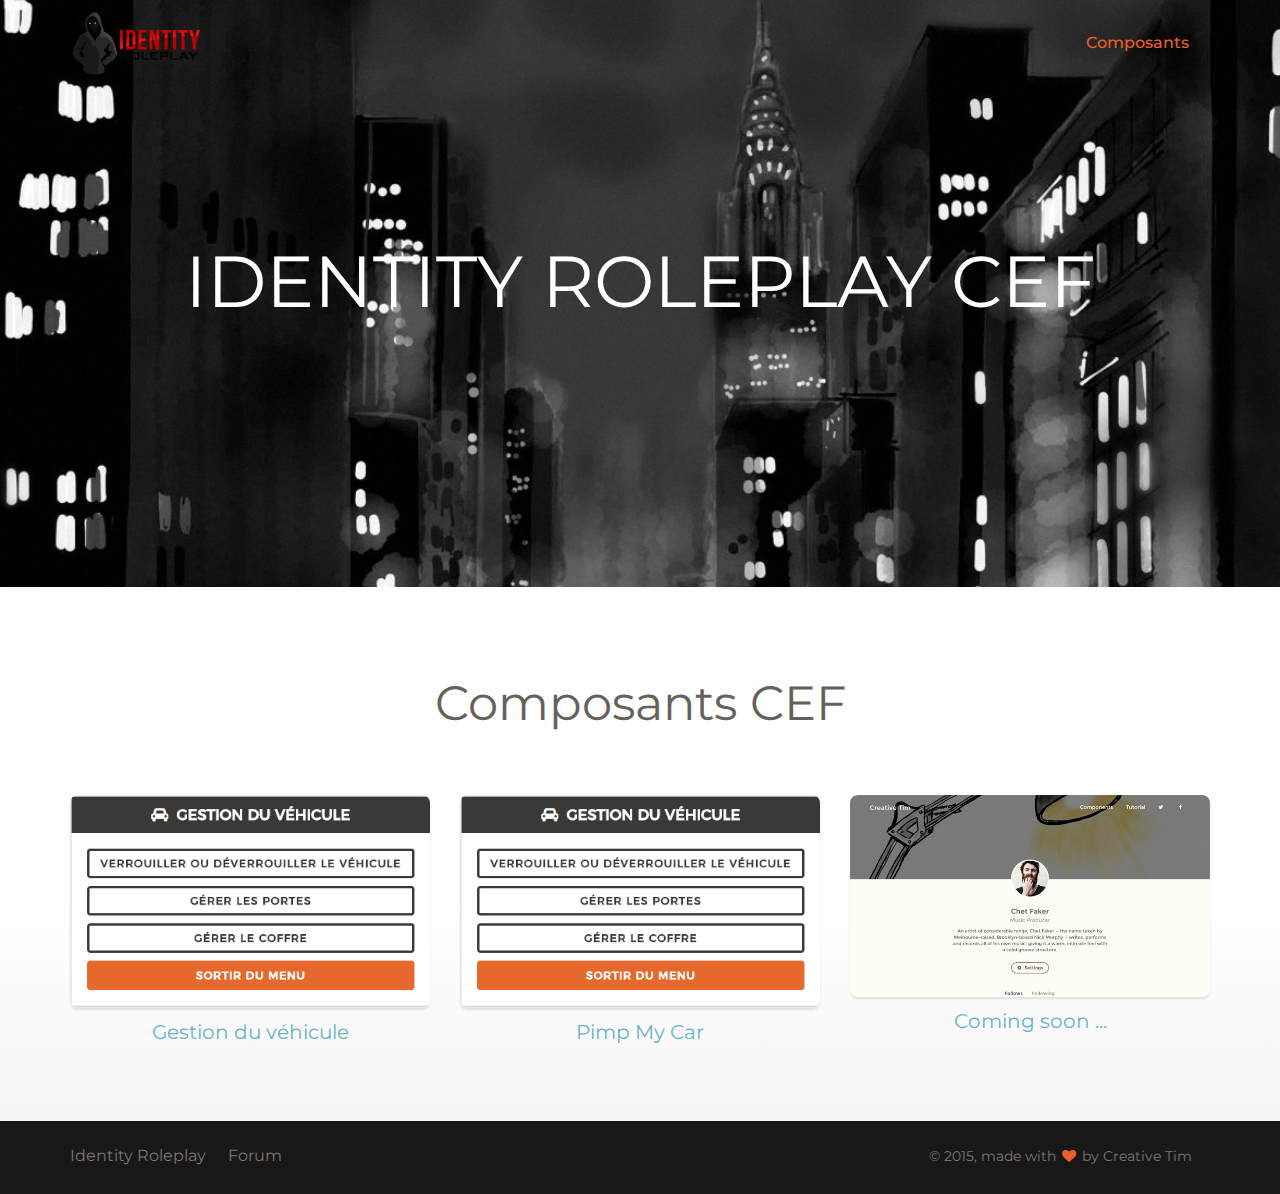
<file: index.html>
<!doctype html>
<html lang="en">
<head>
	<meta charset="utf-8" />
	<link rel="icon" type="image/png" href="assets/paper_img/favicon.ico">
	<meta http-equiv="X-UA-Compatible" content="IE=edge,chrome=1" />

	<title>Identity Roleplay CEF</title>

	<meta content='width=device-width, initial-scale=1.0, maximum-scale=1.0, user-scalable=0' name='viewport' />
    <meta name="viewport" content="width=device-width" />

    <link href="bootstrap3/css/bootstrap.css" rel="stylesheet" />
    <link href="assets/css/ct-paper.css" rel="stylesheet"/>
    <link href="assets/css/demo.css" rel="stylesheet" />

    <!--     Fonts and icons     -->
    <link href="http://maxcdn.bootstrapcdn.com/font-awesome/4.2.0/css/font-awesome.min.css" rel="stylesheet">
    <link href='http://fonts.googleapis.com/css?family=Montserrat' rel='stylesheet' type='text/css'>
    <link href='http://fonts.googleapis.com/css?family=Open+Sans:400,300' rel='stylesheet' type='text/css'>

</head>
<body>
<nav class="navbar navbar-ct-transparent" role="navigation-demo" id="demo-navbar">
  <div class="container">
    <!-- Brand and toggle get grouped for better mobile display -->
    <div class="navbar-header">
      <button type="button" class="navbar-toggle" data-toggle="collapse" data-target="#navigation-example-2">
        <span class="sr-only">Toggle navigation</span>
        <span class="icon-bar"></span>
        <span class="icon-bar"></span>
        <span class="icon-bar"></span>
      </button>
      <a href="http://identityrp.fr">
				<div>
					<img style="height:65px;" src="assets/img/redlogo.png" alt="Creative Tim Logo">
				</div>
      </a>
    </div>

<!-- Collect the nav links, forms, and other content for toggling -->
    <div class="collapse navbar-collapse" id="navigation-example-2">
      <ul class="nav navbar-nav navbar-right">
          <li>
            <a href="#components" class="btn btn-danger btn-simple">Composants</a>
          </li>
       </ul>
    </div><!-- /.navbar-collapse -->
  </div><!-- /.container-->
</nav>


<div class="wrapper">
    <div class="demo-header demo-header-image">
            <div class="motto">
                <h1 class="title-uppercase">Identity Roleplay CEF</h1>
            </div>
    </div>


<div class="wrapper">




    <!-- </div> -->
    <div id="components" class="main">
        <div class="section section-white section-with-space">
            <div class="container tim-container text-center">
                <div class="row">
                    <div class="col-md-8 col-md-offset-2 text-center">
                        <h2>Composants CEF</h2>
                    </div>
                </div>
                <div class="row example-pages">
                    <div class="col-md-4">
                        <a href="gestCar/gestCar.html" target="_blank">
                            <img src="assets/img/gestCar.png" alt="Rounded Image" class="img-rounded img-responsive">
                            <h5>Gestion du véhicule</h5>
                        </a>
                    </div>
					<div class="col-md-4">
                        <a href="custoCar/" target="_blank">
                            <img src="assets/img/gestCar.png" alt="Rounded Image" class="img-rounded img-responsive">
                            <h5>Pimp My Car</h5>
                        </a>
                    </div>
                    <div class="col-md-4">
                        <a href="examples/profile.html" target="_blank">
                            <img src="assets/paper_img/examples/profile.jpg" alt="Rounded Image" class="img-rounded img-responsive">
                            <h5>Coming soon ...</h5>
                        </a>
                    </div>
                </div>
            </div>
        </div>

    </div>

    <footer class="footer-demo section-dark">
    <div class="container">
        <nav class="pull-left">
            <ul>

                <li>
                    <a href="http://identityrp.fr">
                        Identity Roleplay
                    </a>
                </li>
                <li>
                    <a href="http://forum.identityrp.fr">
                       Forum
                    </a>
                </li>
            </ul>
        </nav>
        <div class="copyright pull-right">
            &copy; 2015, made with <i class="fa fa-heart heart"></i> by Creative Tim
        </div>
    </div>
</footer>
</div>
</body>

  <script src="assets/js/jquery-1.10.2.js" type="text/javascript"></script>
	<script src="assets/js/jquery-ui-1.10.4.custom.min.js" type="text/javascript"></script>

	<script src="bootstrap3/js/bootstrap.js" type="text/javascript"></script>

	<!--  Plugins -->
	<script src="assets/js/ct-paper-checkbox.js"></script>
	<script src="assets/js/ct-paper-radio.js"></script>
	<script src="assets/js/bootstrap-select.js"></script>
	<script src="assets/js/bootstrap-datepicker.js"></script>

	<script src="assets/js/ct-paper.js"></script>
</html>
</file>
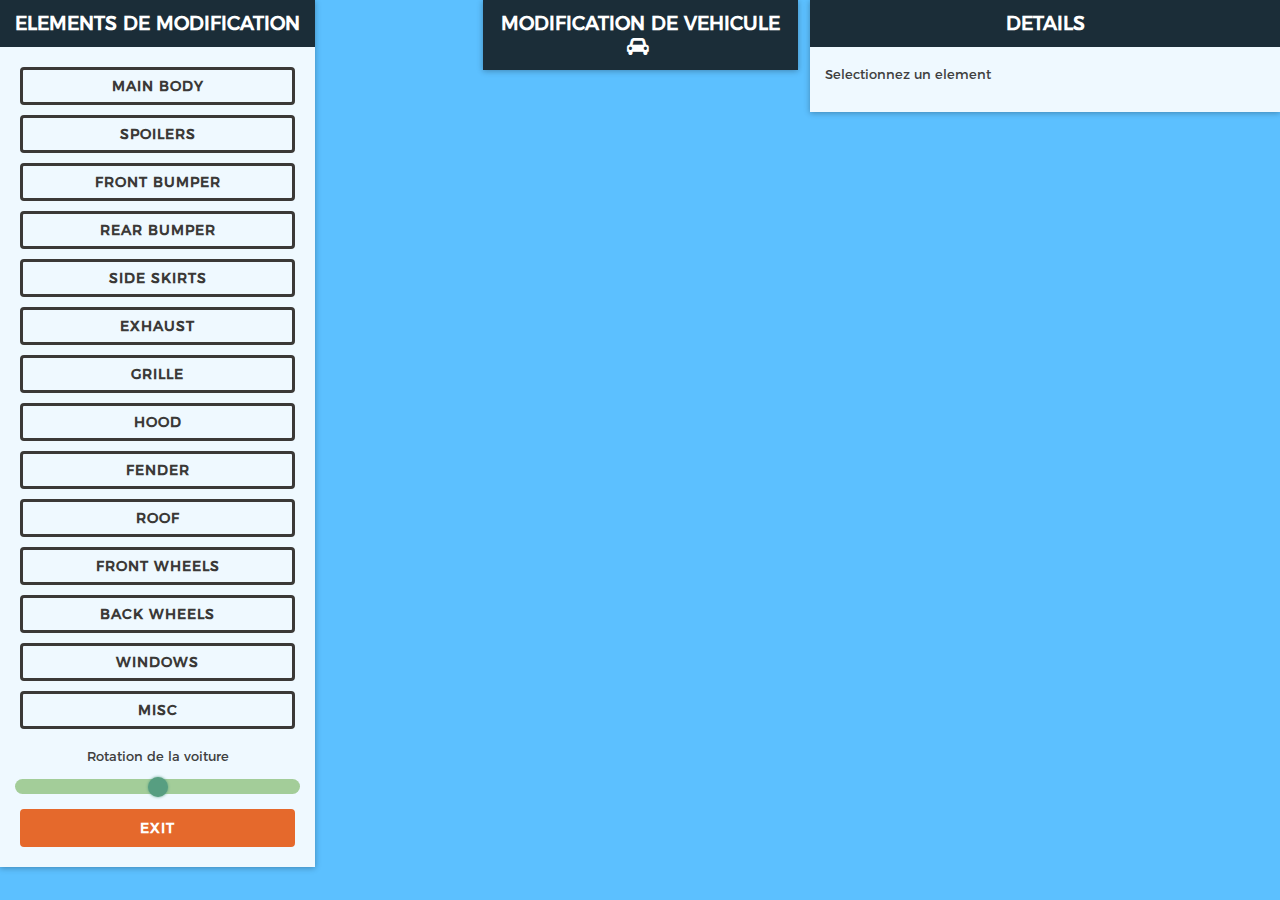
<file: custoCar/index.html>
<!DOCTYPE html>
<html>
  <head>
    <title>custoCar</title>
    <link rel="stylesheet" href="css/bootstrap.min.css">
    <link rel="stylesheet" href="css/custoCar.css">
    <link rel="stylesheet" href="css/font-awesome.min.css">
    <script src="js/jquery.min.js" charset="utf-8"></script>
    <script src="js/jquery-ui.min.js" charset="utf-8"></script>
    <script src="js/bootstrap.min.js" charset="utf-8"></script>
    <script src="js/script.js" charset="utf-8"></script>
  </head>

  <body>


    <div class="block left">
      <div class="block-title">
        <h1 class="center uppercase">Elements de modification</h1>
      </div>

      <div class="block-body" style="background-color: rgba(255, 255, 255, 0.90) !important;">
        <ul>
          <li class="inline"><button data-link="mainBody" class="btn btn-filled">Main Body</button></li>
          <li class="inline"><button data-link="spoilers" class="btn btn-filled">Spoilers</button></li>
          <li class="inline"><button data-link="frontBumper" class="btn btn-filled">Front Bumper</button></li>
          <li class="inline"><button data-link="rearBumper" class="btn btn-filled">Rear Bumper</button></li>
          <li class="inline"><button data-link="sideSkirts" class="btn btn-filled">Side Skirts</button></li>
          <li class="inline"><button data-link="exhaust" class="btn btn-filled">Exhaust</button></li>
          <li class="inline"><button data-link="grille" class="btn btn-filled">Grille</button></li>
          <li class="inline"><button data-link="hood" class="btn btn-filled">Hood</button></li>
          <li class="inline"><button data-link="fender" class="btn btn-filled">Fender</button></li>
          <li class="inline"><button data-link="roof" class="btn btn-filled">Roof</button></li>
          <li class="inline"><button data-link="frontWheels" class="btn btn-filled">Front Wheels</button></li>
          <li class="inline"><button data-link="backWheels" class="btn btn-filled">Back Wheels</button></li>
          <li class="inline"><button data-link="windows" class="btn btn-filled">Windows</button></li>
          <li class="inline"><button data-link="misc" class="btn btn-filled">Misc</button></li>
          <li>
            <div class="slider">
              <p>Rotation de la voiture</p>
              <input type="range" min="0" max="100"/>
            </div>
          </li>
          <li class="inline"><button data-link="exit" class="btn ret btn-filled">Exit</button></li>
        </ul>
      </div>
    </div>

    <div class="block right">
      <div class="block-title">
        <h1 class="center uppercase">Details</h1>
      </div>

      <div id="contentDetails" class="block-body" style="background-color: rgba(255, 255, 255, 0.90) !important;">
        <p>Selectionnez un element</p>
        <div id="mainBody" class="">
          <div class="color-picker"></div>
        </div>

        <div id="spoilers">
          <table>
            <tr>
              <td>
                <button class="btn prev" type="button" data-link="spoilersInt"><i class="fa fa-chevron-left"></i></button>
              </td>
              <td>
                <p id="spoilersInt" class="btn int">5</p>
              </td>
              <td>
                <button class="btn next" data-link="spoilersInt" type="button"><i class="fa fa-chevron-right"></i></button>
              </td>
            </tr>
          </table>
        </div>

        <div id="frontBumper">
          <table>
            <tr>
              <td>
                <button class="btn prev" type="button" data-link="frontBumperInt"><i class="fa fa-chevron-left"></i></button>
              </td>
              <td>
                <p id="frontBumperInt" class="btn int">5</p>
              </td>
              <td>
                <button class="btn next" data-link="frontBumperInt" type="button"><i class="fa fa-chevron-right"></i></button>
              </td>
            </tr>
          </table>
        </div>

        <div id="rearBumper">
          <table>
            <tr>
              <td>
                <button class="btn prev" type="button" data-link="rearBumperInt"><i class="fa fa-chevron-left"></i></button>
              </td>
              <td>
                <p id="rearBumperInt" class="btn int">5</p>
              </td>
              <td>
                <button class="btn next" data-link="rearBumperInt" type="button"><i class="fa fa-chevron-right"></i></button>
              </td>
            </tr>
          </table>
        </div>

        <div id="sideSkirts">
          <table>
            <tr>
              <td>
                <button class="btn prev" type="button" data-link="sideSkirtsInt"><i class="fa fa-chevron-left"></i></button>
              </td>
              <td>
                <p id="sideSkirtsInt" class="btn int">5</p>
              </td>
              <td>
                <button class="btn next" data-link="sideSkirtsInt" type="button"><i class="fa fa-chevron-right"></i></button>
              </td>
            </tr>
          </table>
        </div>

        <div id="exhaust">
          <table>
            <tr>
              <td>
                <button class="btn prev" type="button" data-link="exhaustInt"><i class="fa fa-chevron-left"></i></button>
              </td>
              <td>
                <p id="exhaustInt" class="btn int">5</p>
              </td>
              <td>
                <button class="btn next" data-link="exhaustInt" type="button"><i class="fa fa-chevron-right"></i></button>
              </td>
            </tr>
          </table>
        </div>

        <div id="grille">
          <table>
            <tr>
              <td>
                <button class="btn prev" type="button" data-link="grilleInt"><i class="fa fa-chevron-left"></i></button>
              </td>
              <td>
                <p id="grilleInt" class="btn int">5</p>
              </td>
              <td>
                <button class="btn next" data-link="grilleInt" type="button"><i class="fa fa-chevron-right"></i></button>
              </td>
            </tr>
          </table>
        </div>

        <div id="hood">
          <table>
            <tr>
              <td>
                <button class="btn prev" type="button" data-link="hoodInt"><i class="fa fa-chevron-left"></i></button>
              </td>
              <td>
                <p id="hoodInt" class="btn int">5</p>
              </td>
              <td>
                <button class="btn next" data-link="hoodInt" type="button"><i class="fa fa-chevron-right"></i></button>
              </td>
            </tr>
          </table>
        </div>

        <div id="frontWheels">
          <table>
            <tr>
              <td>
                <button class="btn prev" type="button" data-link="frontWheelsInt"><i class="fa fa-chevron-left"></i></button>
              </td>
              <td>
                <p id="frontWheelsInt" class="btn int">5</p>
              </td>
              <td>
                <button class="btn next" data-link="frontWheelsInt" type="button"><i class="fa fa-chevron-right"></i></button>
              </td>
            </tr>
          </table>
        </div>

        <div id="backWheels">
          <table>
            <tr>
              <td>
                <button class="btn prev" type="button" data-link="backWheelsInt"><i class="fa fa-chevron-left"></i></button>
              </td>
              <td>
                <p id="backWheelsInt" class="btn int">5</p>
              </td>
              <td>
                <button class="btn next" data-link="backWheelsInt" type="button"><i class="fa fa-chevron-right"></i></button>
              </td>
            </tr>
          </table>
        </div>

        <div id="windows">
          <table>
            <tr>
              <td>
                <button class="btn prev" type="button" data-link="windowsInt"><i class="fa fa-chevron-left"></i></button>
              </td>
              <td>
                <p id="windowsInt" class="btn int">5</p>
              </td>
              <td>
                <button class="btn next" data-link="windowsInt" type="button"><i class="fa fa-chevron-right"></i></button>
              </td>
            </tr>
          </table>
        </div>

        <div id="misc">
          <table>
            <tr>
              <td>
                <button class="btn prev" type="button" data-link="miscInt"><i class="fa fa-chevron-left"></i></button>
              </td>
              <td>
                <p id="miscInt" class="btn int">5</p>
              </td>
              <td>
                <button class="btn next" data-link="miscInt" type="button"><i class="fa fa-chevron-right"></i></button>
              </td>
            </tr>
          </table>
        </div>

        <div id="fender">
          <table>
            <tr>
              <td>
                <button class="btn prev" type="button" data-link="fenderInt"><i class="fa fa-chevron-left"></i></button>
              </td>
              <td>
                <p id="fenderInt" class="btn int">5</p>
              </td>
              <td>
                <button class="btn next" data-link="fenderInt" type="button"><i class="fa fa-chevron-right"></i></button>
              </td>
            </tr>
          </table>
        </div>

        <div id="roof">
          <table>
            <tr>
              <td>
                <button class="btn prev" type="button" data-link="roofInt"><i class="fa fa-chevron-left"></i></button>
              </td>
              <td>
                <p id="roofInt" class="btn int">5</p>
              </td>
              <td>
                <button class="btn next" data-link="roofInt" type="button"><i class="fa fa-chevron-right"></i></button>
              </td>
            </tr>
          </table>
        </div>
      </div>
    </div>

    <div class="block block-center">
      <div class="block-title">
        <h1 class="center uppercase">Modification de vehicule<i class="fa fa-car"></i></h1>
      </div>
    </div>

    <div class="block-slider block-center">
      
    </div>
  </body>
</html>
</file>
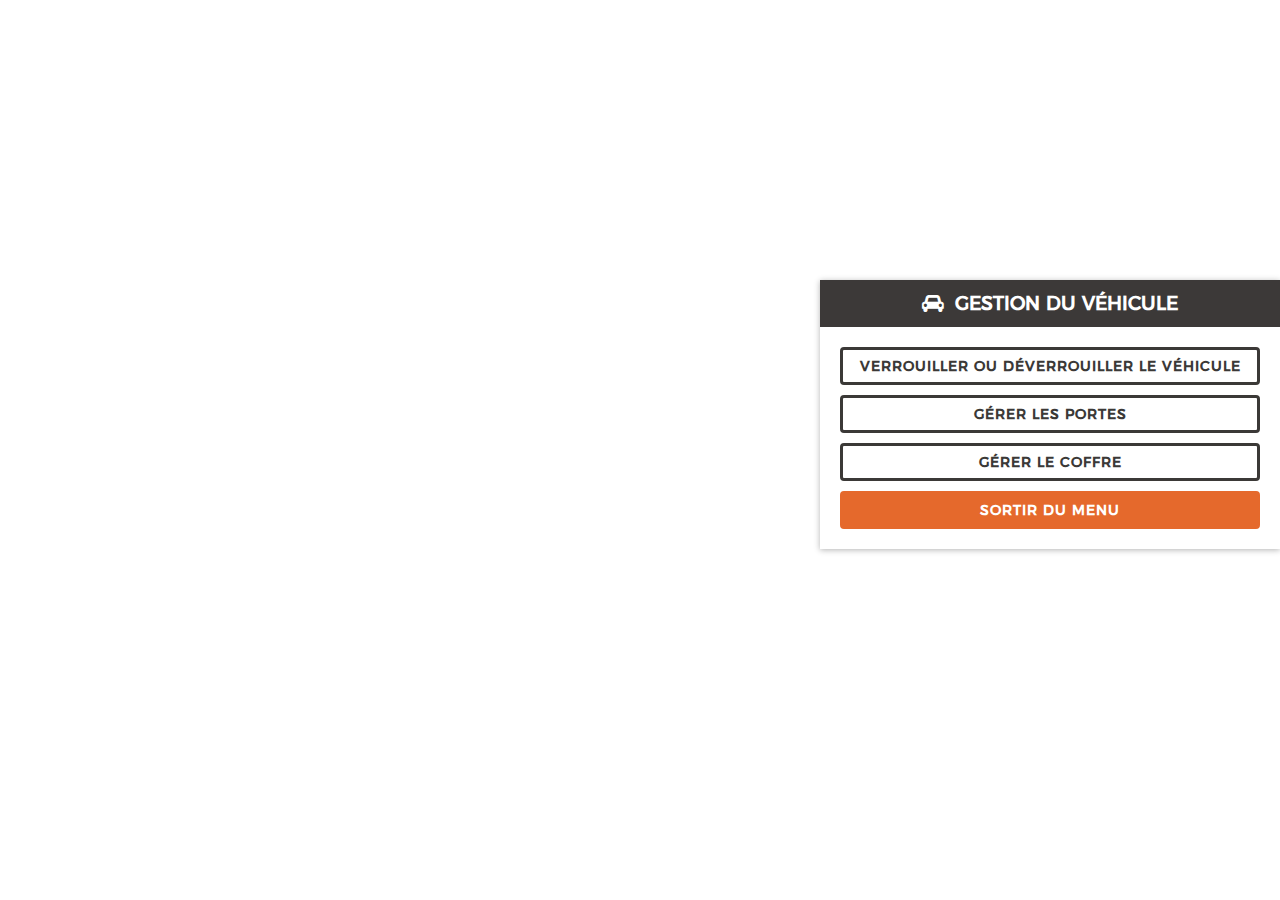
<file: gestCar.html>
<!DOCTYPE html>
<html>
  <head>
    <meta charset="utf-8">
    <title>Gest Car</title>
    <link rel="stylesheet" href="css/bootstrap.min.css">
    <link rel="stylesheet" href="css/gestCar.css">
    <link rel="stylesheet" href="css/font-awesome.min.css">
    <script src="js/jquery.min.js" charset="utf-8"></script>
    <script src="js/jquery-ui.min.js" charset="utf-8"></script>
    <script src="js/bootstrap.min.js" charset="utf-8"></script>
    <script src="js/script.js" charset="utf-8"></script>
  </head>
  <body>
    <div class="block">
      <div class="block-title">
        <h1 class="center uppercase"><i class="fa fa-car"></i> Gestion du véhicule</h1>
      </div>
      <div class="block-body" style="background-color: rgba(255, 255, 255, 0.90) !important;">
        <ul class="active" id="main">
          <li class="inline"><button data-link="verVeh" class="btn btn-filled">Verrouiller ou Déverrouiller le véhicule</button></li>
          <li class="inline"><button data-link="portes" class="btn btn-filled">Gérer les portes</button></li>
          <li class="inline"><button data-link="coffre" class="btn btn-filled">Gérer le coffre</button></li>
          <li class="inline"><button data-link="close" class="btn ret btn-filled">Sortir du menu</button></li>
        </ul>

        <ul id="coffre">
          <li class="inline"><button data-link="putObj" class="btn btn-filled">Déposer un objet ou une arme</button></li>
          <li class="inline"><button data-link="getObj" class="btn btn-filled">Récupérer un objet ou une arme</button></li>
          <li class="inline"><button data-link="watchTrunk" class="btn btn-filled">Consuler le coffre</button></li>
          <li class="inline"><button class="btn ret btn-filled">Retour</button></li>
        </ul>

        <ul id="portes">
          <li class="inline"><button data-link="trunk" class="btn btn-filled">Ouvrir ou fermer le coffre</button></li>
          <li class="inline"><button data-link="hood" class="btn btn-filled">Ouvrir ou fermer le capot</button></li>
          <li class="inline"><button data-link="doorAVLeft" class="btn btn-filled">Ouvrir ou fermer la porte AV Gauche</button></li>
          <li class="inline"><button data-link="doorAVRight" class="btn btn-filled">Ouvrir ou fermer la porte AV Droite</button></li>
          <li class="inline"><button data-link="doorARLeft" class="btn btn-filled">Ouvrir ou fermer la porte AR Gauche</button></li>
          <li class="inline"><button data-link="doorARRight" class="btn btn-filled">Ouvrir ou fermer la porte AR Droite</button></li>
          <li class="inline"><button class="btn ret btn-filled">Retour</button></li>
        </ul>

        <div id="returnMessage" class="inline">
					<div id="messageError" class="isa isa_error"><i class="fa fa-times-circle"></i><span id="messageErrorSpan"></span></div>
          <div id="messageInfo" class="isa isa_info"><i class="fa fa-info-circle"></i><span id="messageInfoSpan"></span></div>
					<div id="messageSuccess" class="isa isa_success"><i class="fa fa-check"></i><span id="messageSucessSpan"></span></div>
				</div>
      </div>
    </div>
  </body>
</html>
</file>
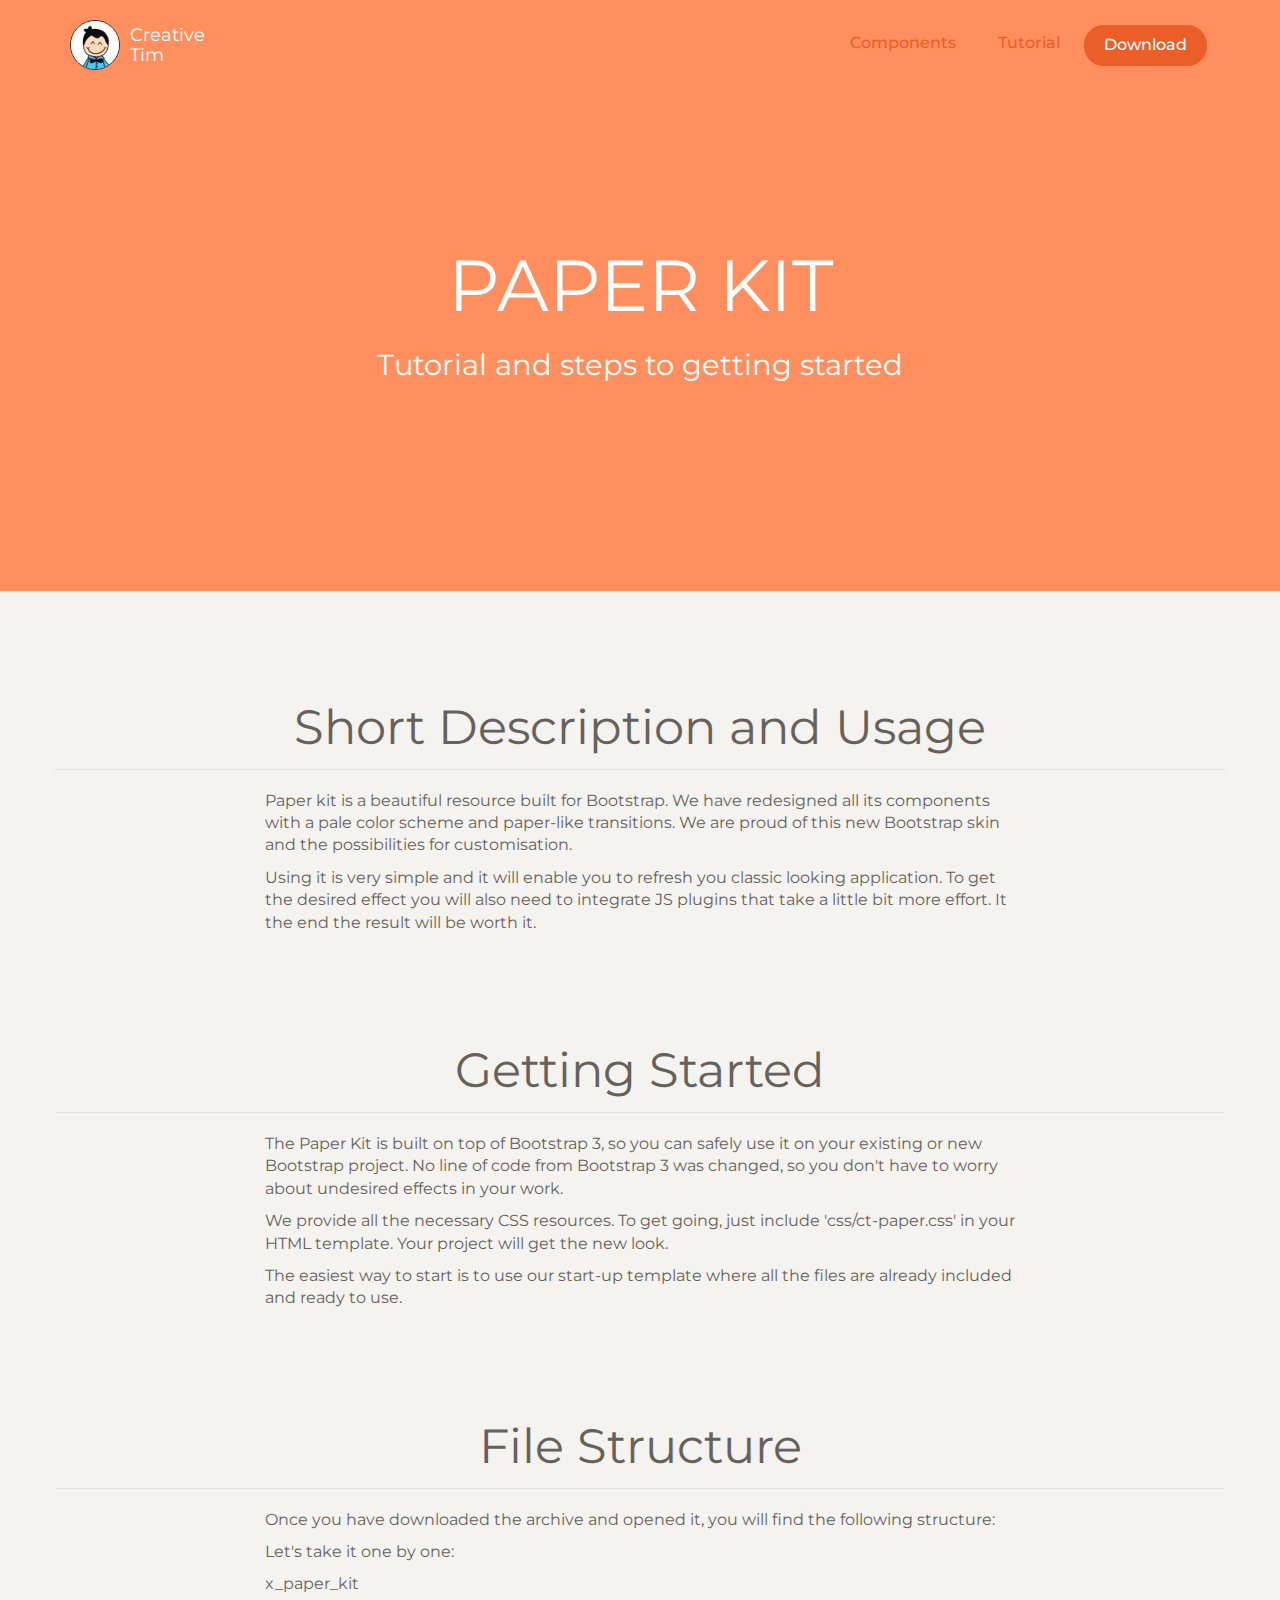
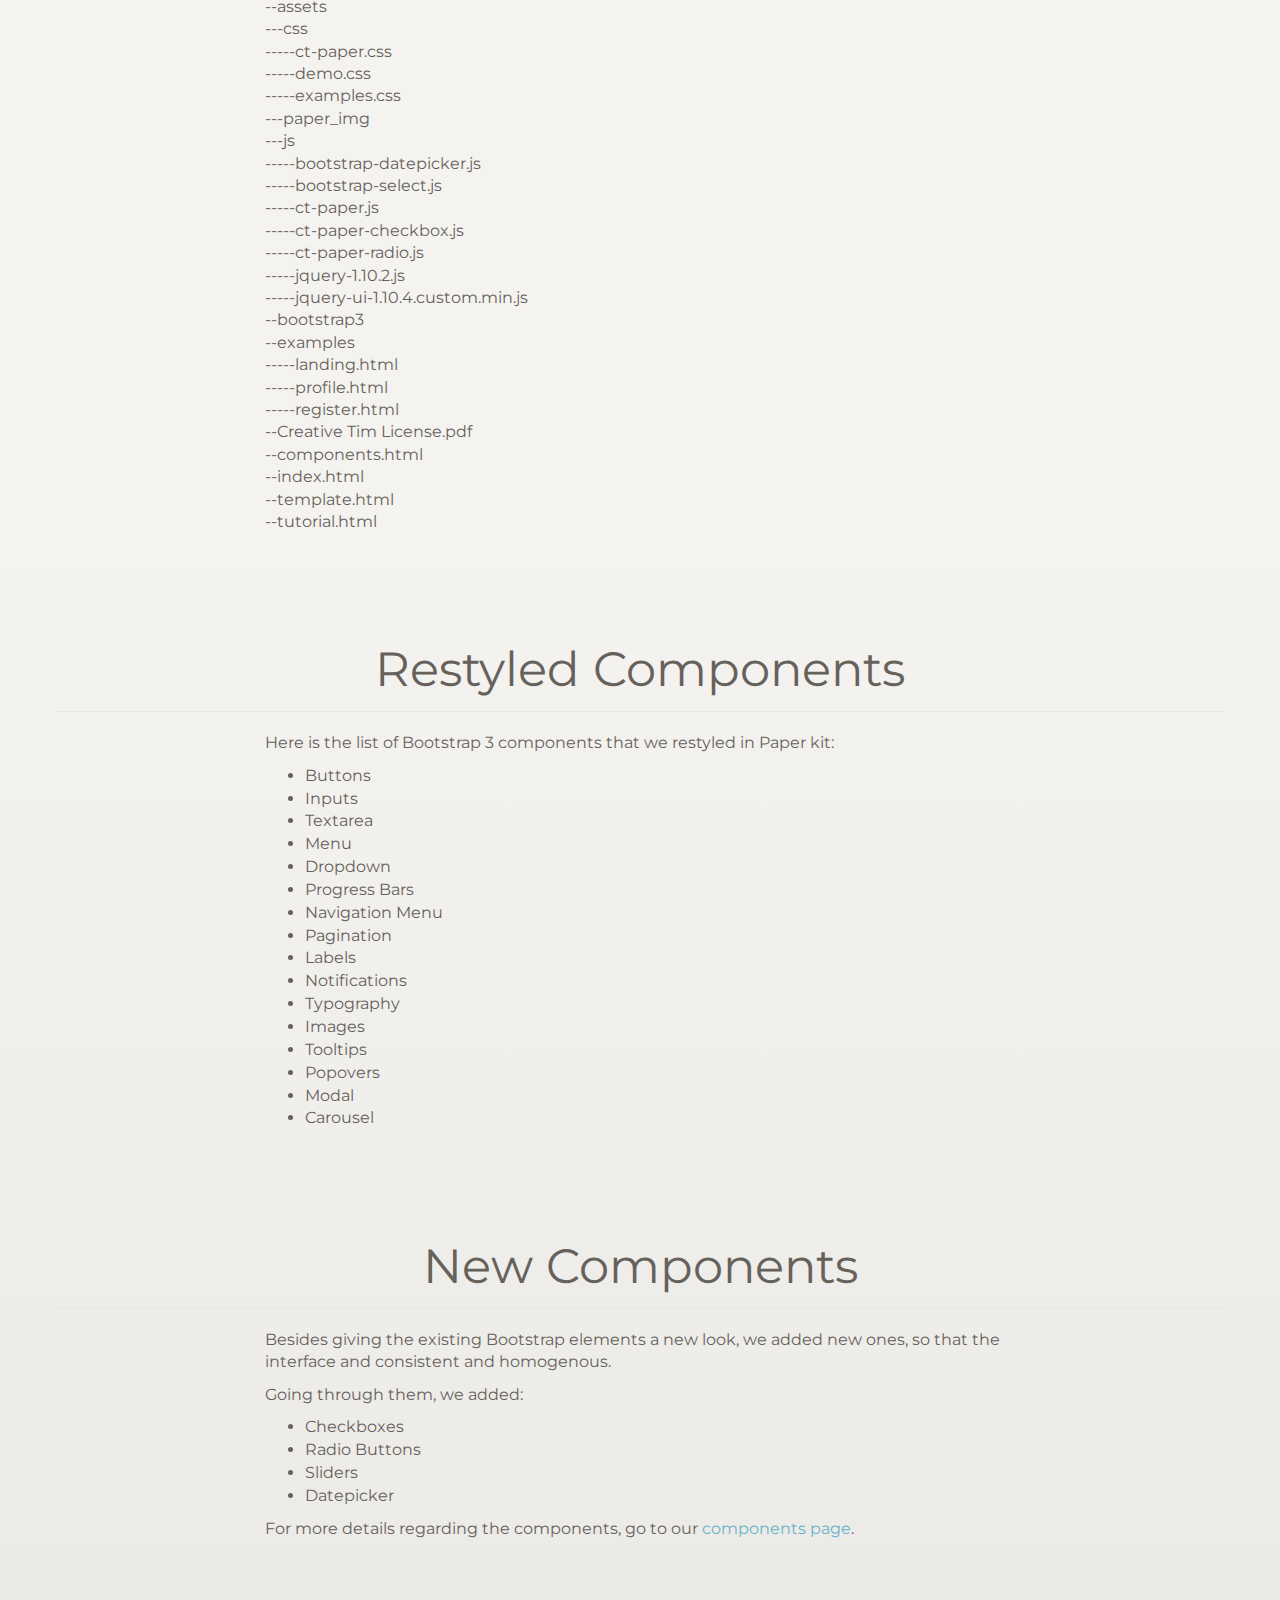
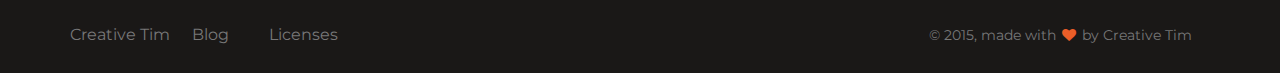
<file: tutorial.html>
<!doctype html>
<html lang="en">
<head>
	<meta charset="utf-8" />
	<meta http-equiv="X-UA-Compatible" content="IE=edge,chrome=1" />
	<link rel="icon" type="image/png" href="assets/paper_img/favicon.ico">
    
    <title>Paper Kit Tutorial by Creative Tim</title>
    
    <link href="bootstrap3/css/bootstrap.css" rel="stylesheet" />
    <link href="assets/css/ct-paper.css" rel="stylesheet"/>
    <link href="assets/css/demo.css" rel="stylesheet" /> 
        
    <!--     Fonts and icons     -->
    <link href="http://maxcdn.bootstrapcdn.com/font-awesome/4.2.0/css/font-awesome.min.css" rel="stylesheet">
    <link href='http://fonts.googleapis.com/css?family=Montserrat' rel='stylesheet' type='text/css'>
    <link href='http://fonts.googleapis.com/css?family=Open+Sans:400,300' rel='stylesheet' type='text/css'>
</head>
<body>

<nav class="navbar navbar-ct-danger" role="navigation-demo" id="demo-navbar">
  <div class="container">
    <!-- Brand and toggle get grouped for better mobile display -->
    <div class="navbar-header">
      <button type="button" class="navbar-toggle" data-toggle="collapse" data-target="#navigation-example-2">
        <span class="sr-only">Toggle navigation</span>
        <span class="icon-bar"></span>
        <span class="icon-bar"></span>
        <span class="icon-bar"></span>
      </button>
      <a href="http://www.creative-tim.com">
           <div class="logo-container">
                <div class="logo">
                    <img src="assets/paper_img/new_logo.png" alt="Creative Tim Logo">
                </div>
                <div class="brand">
                    Creative Tim
                </div>
            </div>
      </a>
    </div>

<!-- Collect the nav links, forms, and other content for toggling -->
    <div class="collapse navbar-collapse" id="navigation-example-2">
      <ul class="nav navbar-nav navbar-right">
          <li>
            <a href="components.html" class="btn btn-danger btn-simple">Components</a>
          </li>
          <li>
            <a href="tutorial.html" class="btn btn-danger btn-simple">Tutorial</a>
          </li>
          <li>
            <a href="http://www.creative-tim.com/product/paper-kit" target="_blank" class="btn btn-danger btn-fill">Download</a>
          </li>
       </ul>
    </div><!-- /.navbar-collapse -->
  </div><!-- /.container-->
</nav>         
<div class="demo-header">
        <div class="motto">
            <h1 class="title-uppercase">Paper Kit</h1>
            <h3>Tutorial and steps to getting started</h3>
        </div>
</div>
<div class="main">
    <div class="section">
        <div class="container">
<!--         what is row -->
            <div class="row tim-row">
                <h2 class="text-center">Short Description and Usage</h2>
                <legend></legend>
                <div class="col-md-8 col-md-offset-2">
                    <p>
                    Paper kit is a beautiful resource built for Bootstrap. We have redesigned all its components with a pale color scheme and paper-like transitions. We are proud of this new Bootstrap skin and the possibilities for customisation.
                    </p>
                    <p>
                        Using it is very simple and it will enable you to refresh you classic looking application. To get the desired effect you will also need to integrate JS plugins that take a little bit more effort. It the end the result will be worth it.
                    </p>
                </div>
                
            </div>
<!--         end row -->
        
<!--         usage row -->
            <div class="row tim-row">
                <h2 class="text-center">Getting Started</h2>
                <legend></legend>
                <div class="col-md-8 col-md-offset-2"> 
                <p>
                The Paper Kit is built on top of Bootstrap 3, so you can safely use it on your existing or new Bootstrap project. No line of code from Bootstrap 3 was changed, so you don't have to worry about undesired effects in your work.
                </p>
                <p>
                    We provide all the necessary CSS resources. To get going, just include 'css/ct-paper.css' in your HTML template. Your project will get the new look.
                </p>
                <p>
                    The easiest way to start is to use our start-up template where all the files are already included and ready to use.
                </p>
                </div>
            </div>
<!--         end row -->  
        
<!--         file structure row -->
            <div class="row tim-row">
                <h2 class="text-center">File Structure</h2>
                <legend></legend>
                <div class="col-md-8 col-md-offset-2">
                    <p>
                        Once you have downloaded the archive and opened it, you will find the following structure:
                        
                    </p>
                    <p>
                        Let's take it one by one:
                    </p>
                    <p>
                    x_paper_kit<br>
                    --assets<br>
                    ---css<br>
                    -----ct-paper.css<br>
                    -----demo.css<br>   
                    -----examples.css<br>
                    ---paper_img<br>
                    ---js<br>
                    -----bootstrap-datepicker.js<br>
                    -----bootstrap-select.js<br>
                    -----ct-paper.js<br>
                    -----ct-paper-checkbox.js<br>
                    -----ct-paper-radio.js<br>
                    -----jquery-1.10.2.js<br>
                    -----jquery-ui-1.10.4.custom.min.js<br>
                    --bootstrap3<br>
                    --examples<br>
                    -----landing.html<br>
                    -----profile.html<br>
                    -----register.html<br>
                    --Creative Tim License.pdf<br>
                    --components.html<br>
                    --index.html<br>
                    --template.html<br>
                    --tutorial.html<br>
                   </p>
                </div>
            </div>
<!--         end row -->
            
<!--         restyled components row -->
            <div class="row tim-row">
                <h2 class="text-center">Restyled Components</h2>
                <legend></legend>
                <div class="col-md-8 col-md-offset-2">
                    <p>
                    Here is the list of Bootstrap 3 components that we restyled in Paper kit:
                        <ul>
                            <li> Buttons </li>
                            <li> Inputs</li>
                            <li> Textarea</li>
                            <li> Menu </li>
                            <li> Dropdown</li>
                            <li> Progress Bars</li>
                            <li> Navigation Menu</li>
                            <li> Pagination</li>
                            <li> Labels</li>
                            <li> Notifications</li>
                            <li> Typography</li>
                            <li> Images</li>
                            <li> Tooltips</li>
                            <li> Popovers</li>
                            <li> Modal </li>
                            <li> Carousel</li>
                        </ul>
                    </p>
                </div>
            </div>
<!--         end row -->
            
            <div class="row tim-row">
                <h2 class="text-center">New Components</h2>
                <legend></legend>
                <div class="col-md-8 col-md-offset-2">
                    <p>
                    Besides giving the existing Bootstrap elements a new look, we added new ones, so that the interface and consistent and homogenous.
                    </p>
                    <p>
                    Going through them, we added:
                    <ul>
                        <li> Checkboxes</li>
                        <li> Radio Buttons</li>
                        <li> Sliders</li>
                        <li> Datepicker</li>
                    </ul>
                    </p>
                    <p>
                        For more details regarding the components, go to our <a href="components.html">components page</a>.
                    </p>
                </div>
            </div>
        <!-- end row -->
        </div>
<!-- end container -->
    </div>
</div>
<footer class="footer-demo section-dark">
    <div class="container">
        <nav class="pull-left">
            <ul>

                <li>
                    <a href="http://www.creative-tim.com">
                        Creative Tim
                    </a>
                </li>
                <li>
                    <a href="http://blog.creative-tim.com">
                       Blog
                    </a>
                </li>
                <li>
                    <a href="http://www.creative-tim.com/license">
                        Licenses 
                    </a>
                </li>
            </ul>
        </nav>
        <div class="copyright pull-right">
            &copy; 2015, made with <i class="fa fa-heart heart"></i> by Creative Tim
        </div>
    </div>
</footer>

</body>
<script src="assets/js/jquery-1.10.2.js" type="text/javascript"></script>
<script src="assets/js/jquery-ui-1.10.4.custom.min.js" type="text/javascript"></script>

<script src="bootstrap3/js/bootstrap.js" type="text/javascript"></script>

<!--  Plugins -->
<script src="assets/js/ct-paper-checkbox.js"></script>
<script src="assets/js/ct-paper-radio.js"></script>
<script src="assets/js/bootstrap-select.js"></script>
<script src="assets/js/bootstrap-datepicker.js"></script>

<script src="assets/js/ct-paper.js"></script>
</html>
</file>
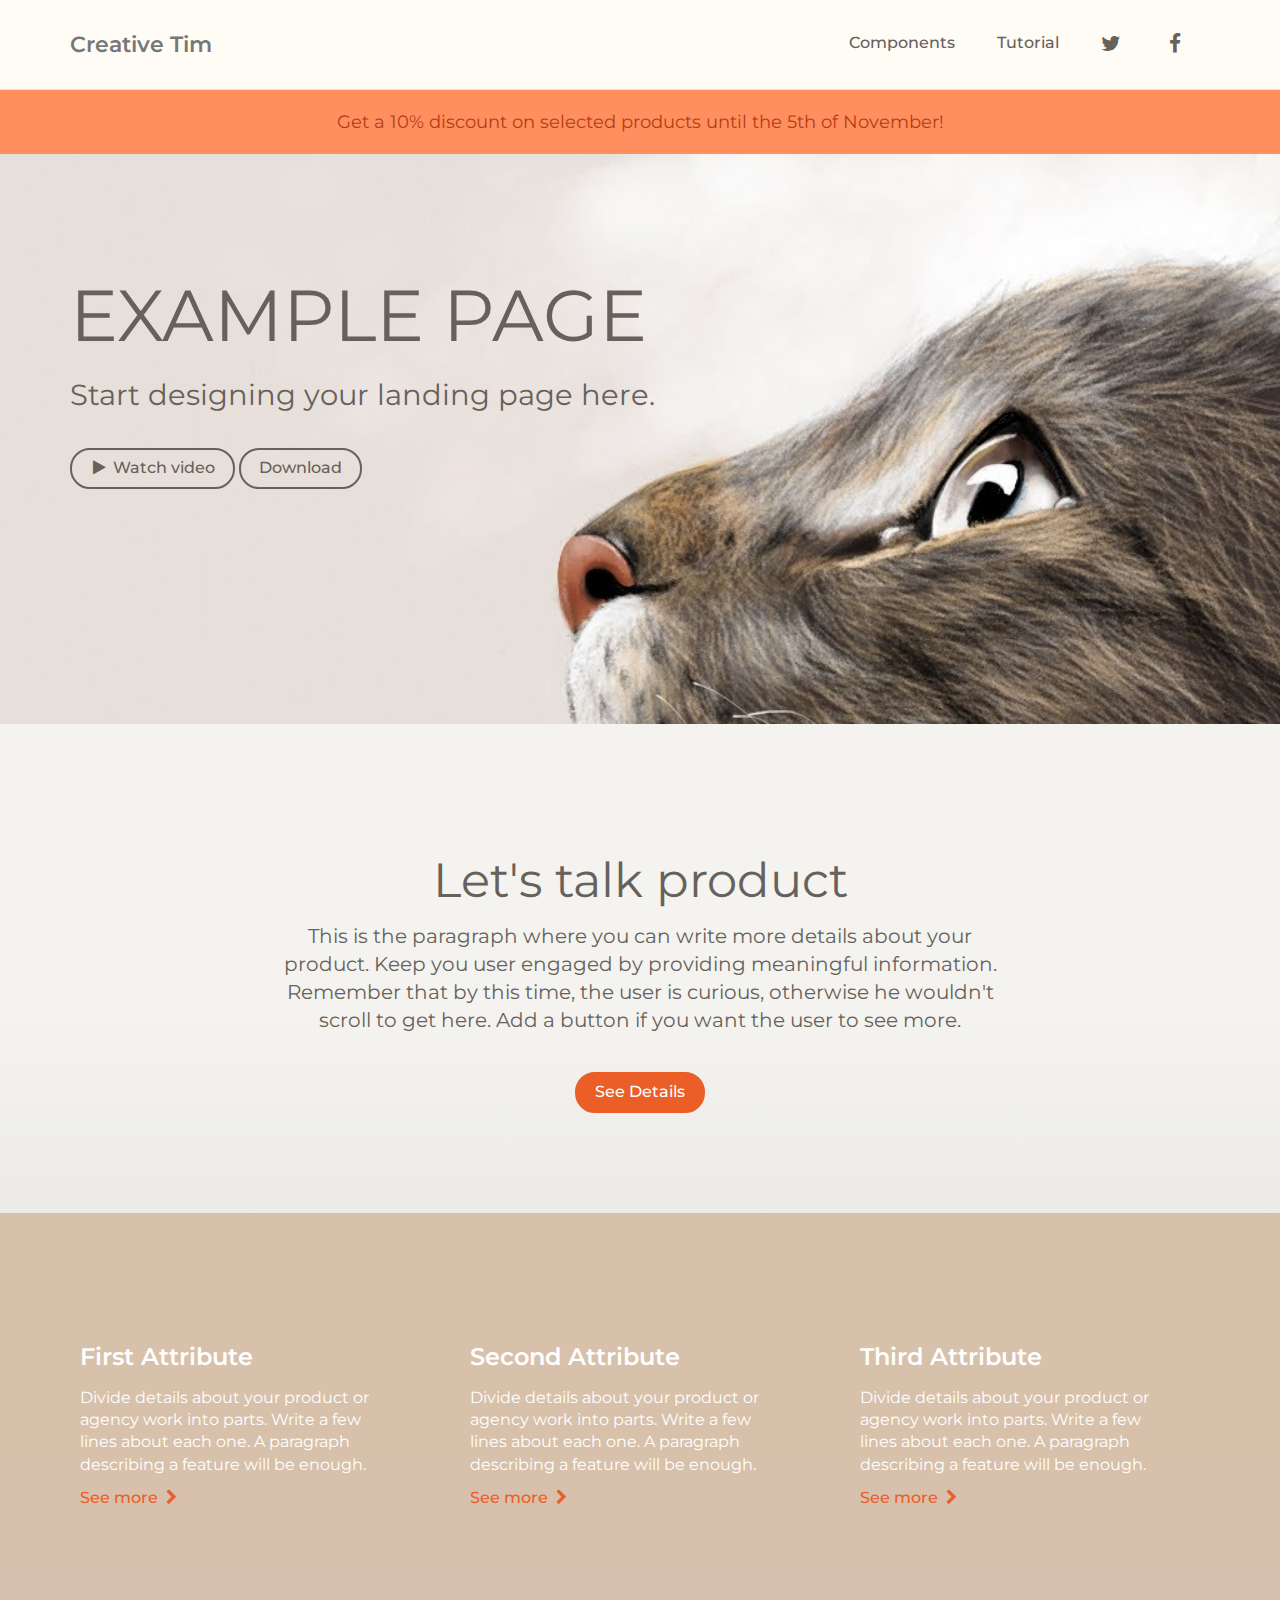
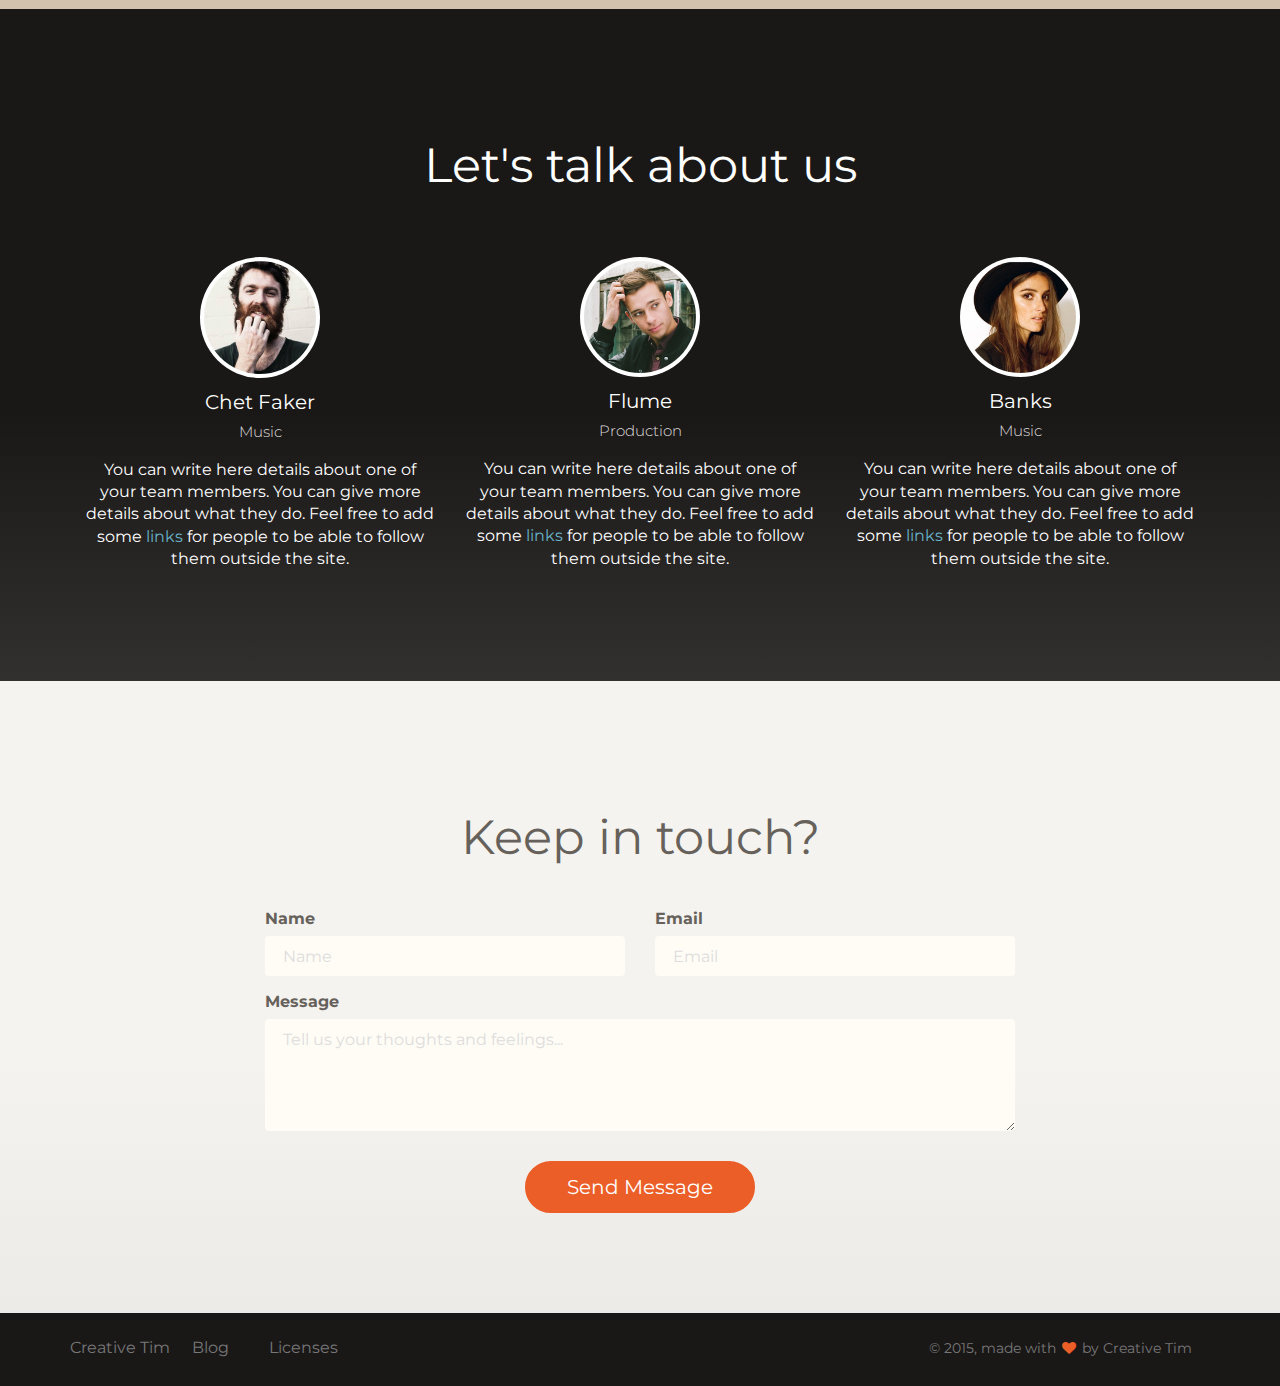
<file: examples/landing.html>
<!doctype html>
<html lang="en">
<head>
	<meta charset="utf-8" />
	<link rel="icon" type="image/png" href="../assets/paper_img/favicon.ico">
	<meta http-equiv="X-UA-Compatible" content="IE=edge,chrome=1" />
	
	<title>Paper Kit by Creative Tim</title>

	<meta content='width=device-width, initial-scale=1.0, maximum-scale=1.0, user-scalable=0' name='viewport' />
    <meta name="viewport" content="width=device-width" />
    
    <link href="../bootstrap3/css/bootstrap.css" rel="stylesheet" />
    <link href="../assets/css/ct-paper.css" rel="stylesheet"/>
    <link href="../assets/css/demo.css" rel="stylesheet" /> 
    <link href="../assets/css/examples.css" rel="stylesheet" /> 
        
    <!--     Fonts and icons     -->
    <link href="http://maxcdn.bootstrapcdn.com/font-awesome/4.2.0/css/font-awesome.min.css" rel="stylesheet">
    <link href='http://fonts.googleapis.com/css?family=Montserrat' rel='stylesheet' type='text/css'>
    <link href='http://fonts.googleapis.com/css?family=Open+Sans:400,300' rel='stylesheet' type='text/css'>
      
</head>
<body>
    
    <nav class="navbar navbar-default" role="navigation-demo" id="demo-navbar">
      <div class="container">
        <!-- Brand and toggle get grouped for better mobile display -->
        <div class="navbar-header">
          <button type="button" class="navbar-toggle" data-toggle="collapse" data-target="#navigation-example-2">
            <span class="sr-only">Toggle navigation</span>
            <span class="icon-bar"></span>
            <span class="icon-bar"></span>
            <span class="icon-bar"></span>
          </button>
          <a class="navbar-brand" href="www.creative-tim.com">Creative Tim</a>
        </div>
    
        <!-- Collect the nav links, forms, and other content for toggling -->
        <div class="collapse navbar-collapse" id="navigation-example-2">
          <ul class="nav navbar-nav navbar-right">
            <li>
                <a href="#" class="btn btn-simple">Components</a>
            </li>
            <li>
                <a href="#" class="btn btn-simple">Tutorial</a>
            </li>
            <li>
                <a href="#" target="_blank" class="btn btn-simple"><i class="fa fa-twitter"></i></a>
            </li>
            <li>
                <a href="#" target="_blank" class="btn btn-simple"><i class="fa fa-facebook"></i></a>
            </li>
           </ul>
        </div><!-- /.navbar-collapse -->
      </div><!-- /.container-->
    </nav>         
    <div class="alert alert-danger landing-alert">
         <div class="container text-center">
             <h5>Get a 10% discount on selected products until the 5th of November!</h5>
        </div>
    </div>
    
    <div class="wrapper">
        <div class="landing-header" style="background-image: url('../assets/paper_img/cat.jpg');">
            <div class="container">
                <div class="motto">
                    <h1 class="title-uppercase">Example page</h1>
                    <h3>Start designing your landing page here.</h3>
                    <br />
                    <a href="https://www.youtube.com/watch?v=dQw4w9WgXcQ" class="btn"><i class="fa fa-play"></i>Watch video</a>
                    <a class="btn">Download</a>
                </div>
            </div>    
        </div>
        <div class="main">
            <div class="section text-center landing-section">
                <div class="container">
                    <div class="row">
                        <div class="col-md-8 col-md-offset-2">
                            <h2>Let's talk product</h2>
                            <h5>This is the paragraph where you can write more details about your product. Keep you user engaged by providing meaningful information. Remember that by this time, the user is curious, otherwise he wouldn't scroll to get here. Add a button if you want the user to see more.</h5>
                            <br />
                            <a href="#" class="btn btn-danger btn-fill">See Details</a>
                        </div>
                    </div>
                </div>
            </div>  
            
            <div class="section section-light-brown landing-section">
                <div class="container">
                    <div class="row">
                        <div class="col-md-4 column">
                            <h4>First Attribute</h4>
                            <p>Divide details about your product or agency work into parts. Write a few lines about each one. A paragraph describing a feature will be enough.</p>
                            <a class="btn btn-danger btn-simple" href="#">See more <i class="fa fa-chevron-right"></i></a>
                        </div>
                        <div class="col-md-4 column">
                            <h4>Second Attribute</h4>
                            <p>Divide details about your product or agency work into parts. Write a few lines about each one. A paragraph describing a feature will be enough.</p>
                            <a class="btn btn-danger btn-simple" href="#">See more <i class="fa fa-chevron-right"></i></a>
                        </div>
                        <div class="col-md-4 column">
                            <h4>Third Attribute</h4>
                            <p>Divide details about your product or agency work into parts. Write a few lines about each one. A paragraph describing a feature will be enough.</p>
                            <a class="btn btn-danger btn-simple" href="#">See more <i class="fa fa-chevron-right"></i></a>
                        </div>
                    </div>
                </div>
            </div>
            
            <div class="section section-dark text-center landing-section">
                <div class="container">
                    <h2>Let's talk about us</h2>
                    <div class="col-md-4">
                        <div class="team-player">
                            <img src="../assets/paper_img/chet_faker_2.jpg" alt="Thumbnail Image" class="img-circle img-responsive">
                            <h5>Chet Faker <br /><small class="text-muted">Music</small></h5>
                            <p>You can write here details about one of your team members. You can give more details about what they do. Feel free to add some <a href="#">links</a> for people to be able to follow them outside the site.</p>
                        </div>
                    </div>
                    <div class="col-md-4">
                        <div class="team-player">
                            <img src="../assets/paper_img/flume.jpg" alt="Thumbnail Image" class="img-circle img-responsive">
                            <h5>Flume <br /><small class="text-muted">Production</small></h5>
                            <p>You can write here details about one of your team members. You can give more details about what they do. Feel free to add some <a href="#">links</a> for people to be able to follow them outside the site.</p>
                        </div>
                    </div>
                    <div class="col-md-4">
                        <div class="team-player">
                            <img src="../assets/paper_img/banks.jpg" alt="Thumbnail Image" class="img-circle img-circle img-responsive">
                            <h5>Banks <br /><small class="text-muted">Music</small></h5>
                            <p>You can write here details about one of your team members. You can give more details about what they do. Feel free to add some <a href="#">links</a> for people to be able to follow them outside the site.</p>
                        </div>
                    </div>
                </div>
            </div>
            
            <div class="section landing-section">
                <div class="container">
                    <div class="row">
                        <div class="col-md-8 col-md-offset-2">
                            <h2 class="text-center">Keep in touch?</h2>
                            <form class="contact-form">
                                <div class="row">
                                    <div class="col-md-6">
                                        <label>Name</label>
                                        <input class="form-control" placeholder="Name">
                                    </div>
                                    <div class="col-md-6">
                                        <label>Email</label>
                                        <input class="form-control" placeholder="Email">
                                    </div>
                                </div>
                                <label>Message</label>
                                <textarea class="form-control" rows="4" placeholder="Tell us your thoughts and feelings..."></textarea>
                                <div class="row">
                                    <div class="col-md-4 col-md-offset-4">
                                        <button class="btn btn-danger btn-block btn-lg btn-fill">Send Message</button>
                                    </div>
                                </div>
                            </form>
                        </div>
                    </div>
                    
                </div>
            </div>
        </div>     
    </div>
    
    <footer class="footer-demo section-dark">
        <div class="container">
            <nav class="pull-left">
                <ul>
    
                    <li>
                        <a href="http://www.creative-tim.com">
                            Creative Tim
                        </a>
                    </li>
                    <li>
                        <a href="http://blog.creative-tim.com">
                           Blog
                        </a>
                    </li>
                    <li>
                        <a href="http://www.creative-tim.com/product/rubik">
                            Licenses 
                        </a>
                    </li>
                </ul>
            </nav>
            <div class="copyright pull-right">
                &copy; 2015, made with <i class="fa fa-heart heart"></i> by Creative Tim
            </div>
        </div>
    </footer>

</body>

<script src="../assets/js/jquery-1.10.2.js" type="text/javascript"></script>
<script src="../assets/js/jquery-ui-1.10.4.custom.min.js" type="text/javascript"></script>

<script src="../bootstrap3/js/bootstrap.js" type="text/javascript"></script>

<!--  Plugins -->
<script src="../assets/js/ct-paper-checkbox.js"></script>
<script src="../assets/js/ct-paper-radio.js"></script>
<script src="../assets/js/bootstrap-select.js"></script>
<script src="../assets/js/bootstrap-datepicker.js"></script>

<script src="../assets/js/ct-paper.js"></script>
    
</html>
</file>
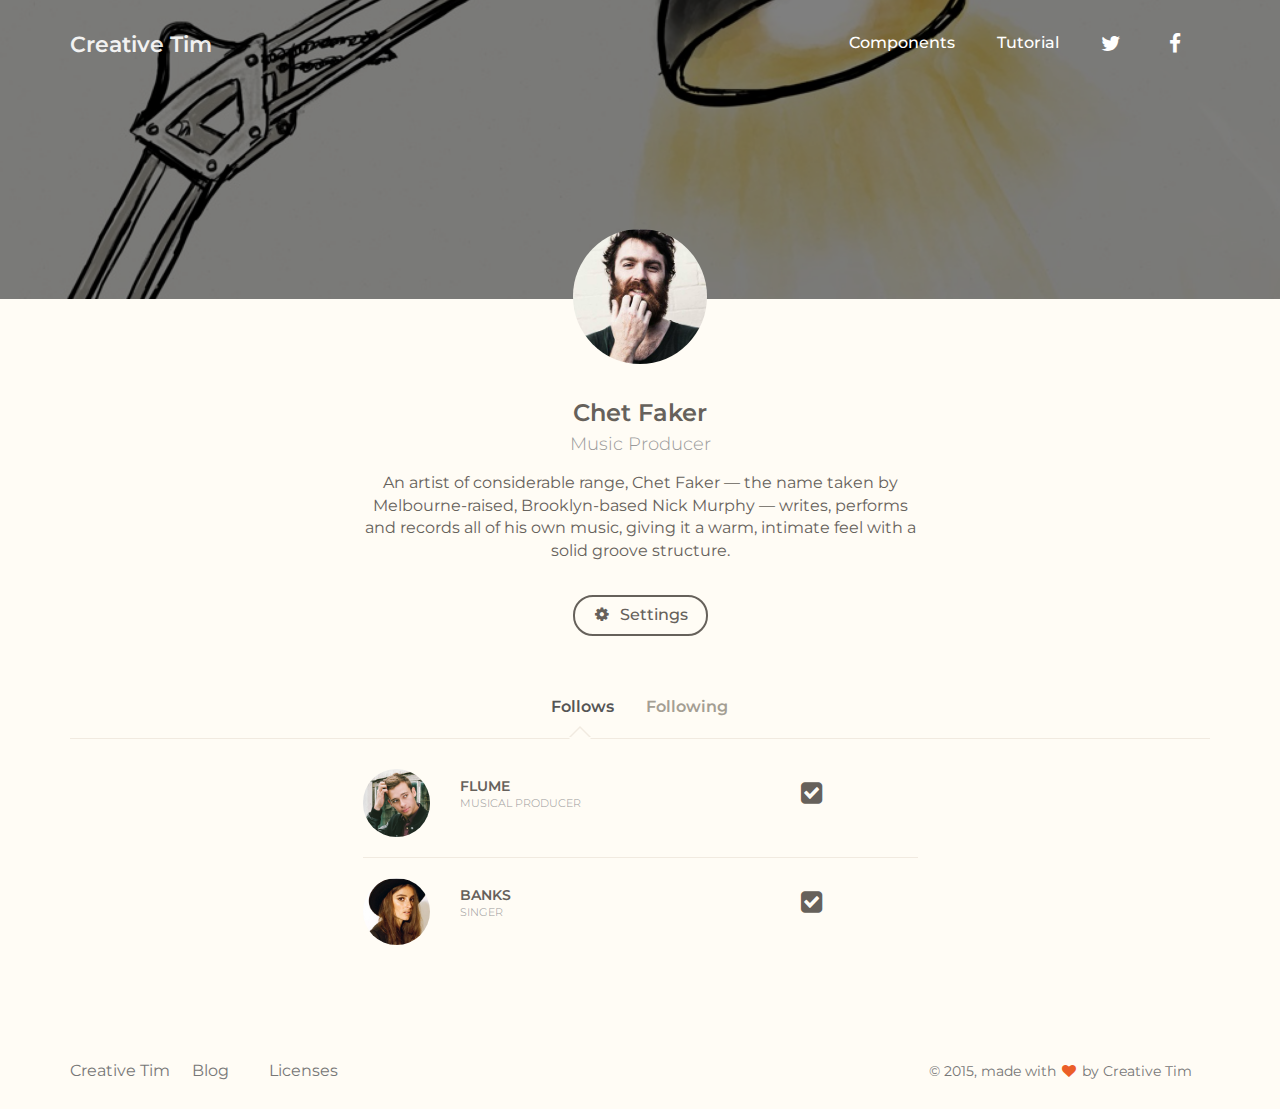
<file: examples/profile.html>
<!doctype html>
<html lang="en">
<head>
	<meta charset="utf-8" />
	<link rel="icon" type="image/png" href="../assets/paper_img/favicon.ico">
	<meta http-equiv="X-UA-Compatible" content="IE=edge,chrome=1" />
	
	<title>Paper Kit by Creative Tim</title>

	<meta content='width=device-width, initial-scale=1.0, maximum-scale=1.0, user-scalable=0' name='viewport' />
    <meta name="viewport" content="width=device-width" />
    
    <link href="../bootstrap3/css/bootstrap.css" rel="stylesheet" />
    <link href="../assets/css/ct-paper.css" rel="stylesheet"/>
    <link href="../assets/css/demo.css" rel="stylesheet" /> 
    <link href="../assets/css/examples.css" rel="stylesheet" /> 
        
    <!--     Fonts and icons     -->
    <link href="http://maxcdn.bootstrapcdn.com/font-awesome/4.2.0/css/font-awesome.min.css" rel="stylesheet">
    <link href='http://fonts.googleapis.com/css?family=Montserrat' rel='stylesheet' type='text/css'>
    <link href='http://fonts.googleapis.com/css?family=Open+Sans:400,300' rel='stylesheet' type='text/css'>
      
</head>
<body>
    <nav class="navbar navbar-ct-transparent navbar-relative " role="navigation-demo" id="register-navbar">
      <div class="container">
        <!-- Brand and toggle get grouped for better mobile display -->
        <div class="navbar-header">
          <button type="button" class="navbar-toggle" data-toggle="collapse" data-target="#navigation-example-2">
            <span class="sr-only">Toggle navigation</span>
            <span class="icon-bar"></span>
            <span class="icon-bar"></span>
            <span class="icon-bar"></span>
          </button>
          <a class="navbar-brand" href="www.creative-tim.com">Creative Tim</a>
        </div>
    
        <!-- Collect the nav links, forms, and other content for toggling -->
        <div class="collapse navbar-collapse" id="navigation-example-2">
          <ul class="nav navbar-nav navbar-right">
            <li>
                <a href="#" class="btn btn-simple">Components</a>
            </li>
            <li>
                <a href="#" class="btn btn-simple">Tutorial</a>
            </li>
            <li>
                <a href="#" target="_blank" class="btn btn-simple"><i class="fa fa-twitter"></i></a>
            </li>
            <li>
                <a href="#" target="_blank" class="btn btn-simple"><i class="fa fa-facebook"></i></a>
            </li>
           </ul>
        </div><!-- /.navbar-collapse -->
      </div><!-- /.container-->
    </nav> 
    
    <div class="wrapper">
        <div class="profile-background"> 
            <div class="filter-black"></div>  
        </div>
        <div class="profile-content section-nude">
            <div class="container">
                <div class="row owner">
                    <div class="col-md-2 col-md-offset-5 col-sm-4 col-sm-offset-4 col-xs-6 col-xs-offset-3 text-center">
                        <div class="avatar">
                            <img src="../assets/paper_img/chet_faker_2.jpg" alt="Circle Image" class="img-circle img-no-padding img-responsive">
                        </div>
                        <div class="name">
                            <h4>Chet Faker<br /><small>Music Producer</small></h4>
                        </div>
                    </div>
                </div>
                <div class="row">
                    <div class="col-md-6 col-md-offset-3 text-center">
                        <p>An artist of considerable range, Chet Faker — the name taken by Melbourne-raised, Brooklyn-based Nick Murphy — writes, performs and records all of his own music, giving it a warm, intimate feel with a solid groove structure. </p>
                        <br />
                        <btn class="btn"><i class="fa fa-cog"></i> Settings</btn>
                    </div>
                </div>
                <div class="profile-tabs">
                    <div class="nav-tabs-navigation">
                        <div class="nav-tabs-wrapper">
                            <ul id="tabs" class="nav nav-tabs" data-tabs="tabs">
                                <li class="active"><a href="#follows" data-toggle="tab">Follows</a></li>
                                <li><a href="#following" data-toggle="tab">Following</a></li>
<!--                                 <li><a href="#following" data-toggle="tab">Following</a></li> -->
                            </ul>
                        </div>
                    </div>
                    <div id="my-tab-content" class="tab-content">
                        <div class="tab-pane active" id="follows">
                            <div class="row">
                                <div class="col-md-6 col-md-offset-3">
                                    <ul class="list-unstyled follows">
                                        <li>
                                            <div class="row">
                                                <div class="col-md-2 col-md-offset-0 col-xs-3 col-xs-offset-2">
                                                    <img src="../assets/paper_img/flume.jpg" alt="Circle Image" class="img-circle img-no-padding img-responsive">
                                                </div>
                                                <div class="col-md-7 col-xs-4">
                                                    <h6>Flume<br /><small>Musical Producer</small></h6>
                                                </div>
                                                <div class="col-md-3 col-xs-2">
                                                    <div class="unfollow" rel="tooltip" title="Unfollow">
                                                        <label class="checkbox" for="checkbox1" >
                                                            <input type="checkbox" value="" id="checkbox1" data-toggle="checkbox" checked>
                                                        </label>
                                                    </div>
                                                </div>
                                            </div>
                                        </li>
                                        <hr />
                                        <li>
                                            <div class="row">
                                                <div class="col-md-2 col-md-offset-0 col-xs-3 col-xs-offset-2">
                                                    <img src="../assets/paper_img/banks.jpg" alt="Circle Image" class="img-circle img-no-padding img-responsive">
                                                </div>
                                                <div class="col-md-7 col-xs-4">
                                                    <h6>Banks<br /><small>Singer</small></h6>
                                                </div>
                                                <div class="col-md-3 col-xs-2">
                                                    <div class="unfollow" rel="tooltip" title="Unfollow">
                                                        <label class="checkbox" for="checkbox1" >
                                                            <input type="checkbox" value="" id="checkbox1" data-toggle="checkbox" checked>
                                                        </label>
                                                    </div>
                                                </div>
                                            </div>
                                        </li>
                                    </ul>
                                </div>
                            </div>
                        </div>
                        <div class="tab-pane text-center" id="following">
                            <h3 class="text-muted">Not following anyone yet :(</h3>
                            <btn class="btn btn-warning btn-fill">Find artists</btn>
                        </div>
                    </div>
                    
                </div>        
            </div>
        </div>
    </div> 
    <footer class="footer-demo section-nude">
        <div class="container">
            <nav class="pull-left">
                <ul>
    
                    <li>
                        <a href="http://www.creative-tim.com">
                            Creative Tim
                        </a>
                    </li>
                    <li>
                        <a href="http://blog.creative-tim.com">
                           Blog
                        </a>
                    </li>
                    <li>
                        <a href="http://www.creative-tim.com/product/rubik">
                            Licenses 
                        </a>
                    </li>
                </ul>
            </nav>
            <div class="copyright pull-right">
                &copy; 2015, made with <i class="fa fa-heart heart"></i> by Creative Tim
            </div>
        </div>
    </footer>

    
</body>

<script src="../assets/js/jquery-1.10.2.js" type="text/javascript"></script>
<script src="../assets/js/jquery-ui-1.10.4.custom.min.js" type="text/javascript"></script>

<script src="../bootstrap3/js/bootstrap.js" type="text/javascript"></script>

<!--  Plugins -->
<script src="../assets/js/ct-paper-checkbox.js"></script>
<script src="../assets/js/ct-paper-radio.js"></script>
<script src="../assets/js/bootstrap-select.js"></script>
<script src="../assets/js/bootstrap-datepicker.js"></script>

<script src="../assets/js/ct-paper.js"></script>

</html>
</file>
<file: assets/css/demo.css>
.tim-row{
    margin-bottom: 20px;
}

.tim-white-buttons {
    background-color: #777777;
}
.tim-title{
    margin-top: 30px;
    margin-bottom: 25px;
    min-height: 32px;
}
.tim-title.text-center{
    margin-bottom: 50px;
}
.tim-typo{
    padding-left: 25%;
    margin-bottom: 40px;
    position: relative;
}
.tim-typo .tim-note{
    bottom: 10px;
    color: #c0c1c2;
    display: block;
    font-weight: 400;
    font-size: 13px;
    line-height: 13px;
    left: 0;
    margin-left: 20px;
    position: absolute;
    width: 260px;
}
.tim-row{
    padding-top: 50px;
}
.tim-row h3{
    margin-top: 0;
}
.switch{
    margin-right: 20px;
}
#navbar-full .navbar{
    border-radius: 0 !important;
    margin-bottom: 0;
    z-index: 2;
}
.space{
    height: 130px;
    display: block;
}
.space-110{
    height: 110px;
    display: block;
}
.space-50{
    height: 50px;
    display: block;
}
.space-70{
    height: 70px;
    display: block;
}
.navigation-example .img-src{
    background-attachment: scroll;
}

.main{
    background-color: #fff;
/*     position: relative; */

}
.navigation-example{
    background-image: url('../paper_img/red.jpg');
    background-position: center center;
    background-size: cover;
    background-attachment: fixed;
    margin-top:0;
}
#notifications{
    background-color: #FFFFFF;
    display: block;
    width: 100%;
    position: relative;
}
.tim-note{
    text-transform: capitalize;
}
.subscribe-form{
    padding-top: 20px;
}
.subscribe-form .form-control{

}

.space-100{
    height: 100px;
    display: block;
    width: 100%;
}

.be-social{
    padding-bottom: 20px;
/*     border-bottom: 1px solid #aaa; */
    margin: 0 auto 40px;
}
.txt-white{
    color: #FFFFFF;
}
.txt-gray{
    color: #ddd !important;
}
.footer-demo{
    background-attachment: fixed;
    position: relative;
    line-height: 20px;
}
.footer-demo nav > ul {
  list-style: none;
  margin: 0;
  padding: 0;
  font-weight: normal;
}
.footer-demo nav > ul > li{
    display: inline-block;
    padding: 10px 15px;
    margin: 15px 3px;
    line-height: 20px;
    text-align: center;
}
.footer-demo nav > ul > li:first-child{
    margin: 0;
    padding: 0;
}
.footer-demo nav > ul a:not(.btn) {
  color: #777777;
  display: block;
  margin-bottom: 3px;
}
.footer-demo nav > ul a:not(.btn):hover, .footer nav > ul a:not(.btn):focus {
  color: #E3E3E3;
}
.footer-demo .copyright {
  color: #777777;
  padding: 10px 15px;
  font-size: 14px;
  margin: 15px 3px;
  line-height: 20px;
  text-align: center;
}
.footer-demo .heart{
    color: #EB5E28;
}

.social-share{
    float: left;
    margin-right: 8px;
}
.social-share a{
    color: #FFFFFF;
}
#subscribe_email{
    border-radius: 0;
    border-left: 0;
    border-right: 0;
}
.pick-class-label{
    border-radius: 8px;
    color: #ffffff;
    cursor: pointer;
    display: inline-block;
    font-size: 75%;
    font-weight: bold;
    line-height: 1;
    margin-right: 10px;
    padding: 23px;
    text-align: center;
    vertical-align: baseline;
    white-space: nowrap;
}

.parallax{
  width:100%;
  height:570px;

  display: block;
  background-attachment: fixed;
    background-repeat:no-repeat;
    background-size:cover;
    background-position: center center;

}

.logo-container .logo{
    overflow: hidden;
    border-radius: 50%;
    border: 1px solid #333333;
    width: 50px;
    float: left;
}

.logo-container .brand{
    font-size: 18px;
    color: #FFFFFF;
    line-height: 20px;
    float: left;
    margin-left: 10px;
    margin-top: 5px;
    width: 50px;
    height: 50px;
}
.logo-container{
    margin-top: 10px;
}
.logo-container .logo img{
    width: 100%;
}
.navbar-small .logo-container .brand{
    color: #333333;
}
.demo-header{
    background-size: cover;
    background-color: #FF8F5E;
    background-position: center top;
    margin-top: -100px;
    min-height: 600px;
}
.demo-header-image{
    background-image: url('../paper_img/city.jpg');
}
.demo-header .motto{
    color: #FFFFFF;
    padding-top: 25vh;
    text-align: center;
    z-index: 3;
}
.demo-header .motto h3{
    margin-bottom: 0;
}
.separator{
    content: "Separator";
    color: #FFFFFF;
    display: block;
    width: 100%;
    padding: 20px;
}
.separator-line{
    background-color: #EEE;
    height: 1px;
    width: 100%;
    display: block;
}
.separator.separator-gray{
    background-color: #EEEEEE;
}
.social-buttons-demo .btn{
    margin-right: 5px;
    margin-bottom: 7px;
}

.img-container{
    width: 100%;
    overflow: hidden;
}
.img-container img{
    width: 100%;
}
.lightbox img{
    width: 100%;
}
.lightbox .modal-content{
    overflow: hidden;
}
.lightbox .modal-body{
    padding: 0;
}
@media screen and (min-width: 991px){
    .lightbox .modal-dialog{
        width: 960px;
    }
}

@media (max-width: 768px){
    .btn, .btn-morphing{
        margin-bottom: 10px;
    }
    .parallax .motto{
        top: 170px;
        margin-top: 0;
        font-size: 60px;
        width: 270px;
    }
}

.presentation .loader{
    opacity: 0;
    display: block;
    transition: all 0.4s;
    -webkit-transition: all 0.4s;
    position: fixed;
    left: 50%;
    top: 50%;
    z-index: 1031;
    margin-left: -32px;
    margin-top: -32px;
}
.presentation  .loader.visible{
    display: block;
    opacity: 1;
}
.presentation  .modal-content{
    background-color: transparent;
    box-shadow: 0 0 0;
}
.presentation .modal-backdrop.in{
    opacity: 0.45;
}
.presentation .preload-image{
    display: none;
    box-shadow: 0 0 15px rgba(0, 0, 0, 0.15), 0 0 1px 1px rgba(0, 0, 0, 0.1);
}
/*       Loading dots  */

/*      transitions */
.presentation .front, .presentation .front:after, .presentation .front .btn, .logo-container .logo, .logo-container .brand{
     -webkit-transition: all .2s;
    -moz-transition: all .2s;
    -o-transition: all .2s;
    transition: all .2s;
}
.presentation{

}
.presentation .section{
    padding: 100px 0;
}
.presentation .colors{
    padding: 100px 0;
}
.presentation > .description{
    padding-top: 20px;
}
.presentation .section-rotation{
    padding: 140px 0;
}
.presentation .section-images{
    padding: 80px 0;
}
.presentation .section-thin{
    padding: 0;
}
.presentation .section-pay{
    padding-top: 20px;
}
.presentation .colors{
    padding: 70px 0;
    z-index: 7;
    position: relative;
    margin-top: -300px;
}
.presentation .colors{
    border-top: 1px solid #DDDDDD;
}
.presentation .card-container{
     -webkit-perspective: 800px;
    -moz-perspective: 800px;
    -o-perspective: 800px;
    perspective: 800px;
    min-height: 500px;
    width: 300px;
    position: relative;
    margin-top: 90px;
}
.presentation .card-component{
    -webkit-transform-style: preserve-3d;
   -moz-transform-style: preserve-3d;
     -o-transform-style: preserve-3d;
        transform-style: preserve-3d;
	position: relative;
	height: 600px;
}
.presentation .card-component .front{
    -webkit-backface-visibility: hidden;
    -moz-backface-visibility: hidden;
    -o-backface-visibility: hidden;
    backface-visibility: hidden;
    -webkit-transform: rotateY( -28deg );
    -moz-transform: rotateY( -28deg );
    -o-transform: rotateY( -28deg );
    transform: rotateY( -28deg );

	position: absolute;
	top: 0;
	left: 0;
	background-color: #FFF;
    width: 100%;
    cursor: pointer;
    box-shadow: 10px 4px 14px rgba(0, 0, 0, 0.12);
    border-radius: 10px;
    overflow: hidden;
    border: 1px solid rgba(0,0,0,.12);
}

.presentation .front img{
    z-index: 2;
    position: relative;
}

.presentation .card-container:hover .front{
    top: -10px;
}

.presentation .card-component img{
    width: 100%;
}
.presentation .description .col-md-3{
    width: 16%;
    margin-left: 4%;
}
.presentation .first-card{
    z-index: 6;
}
.presentation .second-card{
    z-index: 5;
}
.presentation .third-card{
    z-index: 4;
}
.presentation .fourth-card{
    z-index: 3;
}
.presentation h1,
.presentation h2{
    font-weight: 200;
}
.presentation h4,
.presentation h5,
.presentation h6{
    font-weight: 300;
}
.presentation h4{
    font-size: 18px;
    line-height: 24px;
}
.presentation .info h4{
    font-size: 24px;
    line-height: 28px;
}

.presentation .section-gray h1 small{
    color: #888888;
}
.presentation .color-container{
    text-align: center;
}
.presentation .color-container img{
    width: 100%;
    margin-bottom: 10px;
}
.presentation .circle-color{
    width: 40px;
    height: 40px;
    border-radius: 10px;
    display: block;
    background-color: #cccccc;
    margin: 0 auto;
}
.presentation .circle-red{
    background-color: #ff3b30;
}
.presentation .circle-blue{
    background-color: #3472f7;
}
.presentation .circle-azure{
    background-color: #2ca8ff;
}
.presentation .circle-green{
    background-color: #05ae0e;
}
.presentation .circle-orange{
    background-color: #ff9500;
}

.presentation .section-gray-gradient{
    background: rgb(255,255,255); /* Old browsers */
    background: -moz-linear-gradient(top,  rgba(255,255,255,1) 25%, rgba(231,231,231,1) 100%); /* FF3.6+ */
    background: -webkit-gradient(linear, left top, left bottom, color-stop(25%,rgba(255,255,255,1)), color-stop(100%,rgba(231,231,231,1))); /* Chrome,Safari4+ */
    background: -webkit-linear-gradient(top,  rgba(255,255,255,1) 25%,rgba(231,231,231,1) 100%); /* Chrome10+,Safari5.1+ */
    background: -o-linear-gradient(top,  rgba(255,255,255,1) 25%,rgba(231,231,231,1) 100%); /* Opera 11.10+ */
    background: -ms-linear-gradient(top,  rgba(255,255,255,1) 25%,rgba(231,231,231,1) 100%); /* IE10+ */
    background: linear-gradient(to bottom,  rgba(255,255,255,1) 25%,rgba(231,231,231,1) 100%); /* W3C */
    filter: progid:DXImageTransform.Microsoft.gradient( startColorstr='#ffffff', endColorstr='#e7e7e7',GradientType=0 ); /* IE6-9 */
}
.presentation .section-black{
    background-color: #333;
}

.rotating-card-container {
    -webkit-perspective: 900px;
   -moz-perspective: 900px;
     -o-perspective: 900px;
        perspective: 900px;
        margin-bottom: 30px;
}

.rotating-card {
   -webkit-transition: all 1.3s;
   -moz-transition: all 1.3s;
     -o-transition: all 1.3s;
        transition: all 1.3s;
-webkit-transform-style: preserve-3d;
   -moz-transform-style: preserve-3d;
     -o-transform-style: preserve-3d;
        transform-style: preserve-3d;

    margin-top: 20px;
  position: relative;
   background: none repeat scroll 0 0 #FFFFFF;
    border-radius: 20px;
    color: #444444;
}
.rotating-card-container .rotate,
.rotating-card .back{
    -webkit-transform: rotateY( 180deg );
    -moz-transform: rotateY( 180deg );
    -o-transform: rotateY( 180deg );
    transform: rotateY( 180deg );
}
.rotating-card-container:hover .rotate{
    -webkit-transform: rotateY(0deg);
    -moz-transform: rotateY(0deg);
    -o-transform: rotateY(0deg);
    transform: rotateY(0deg);
}


.rotating-card .front,
.rotating-card .back {
    -webkit-backface-visibility: hidden;
    -moz-backface-visibility: hidden;
    -o-backface-visibility: hidden;
    backface-visibility: hidden;

    position: absolute;
    top: 0;
    left: 0;
    background-color: #FFF;
    box-shadow: 0 3px 17px rgba(0,0,0,.15);
}

.rotating-card .front {
    z-index: 2;
}

.rotating-card .back {
    z-index: 3;
    height: 500px;
    width: 100%;
    display: block;
    padding: 0 15px;
    background-color: #e5e5e5;
}

.rotating-card .back-contaier {
  background-color: white;
  padding: 30px 15px;

}

.rotating-card .image{
    border-radius: 20px 20px 0 0;
}
.rotating-card-container,
.rotating-card .front,
.rotating-card .back {
  width: 100%;
  min-height: 500px;
  border-radius: 20px;
}
/*       Fix bug for IE      */

@media screen and (-ms-high-contrast: active), (-ms-high-contrast: none) {
    .rotating-card .front, .rotating-card .back{
        -ms-backface-visibility: visible;
        backface-visibility: visible;
    }
    .rotating-car .back {
        visibility: hidden;
        -ms-transition: all 0.2s cubic-bezier(.92,.01,.83,.67);
    }
    .rotating-card .front{
        z-index: 4;
    }
    .rotating-card-container:hover .back{
        z-index: 5;
        visibility: visible;
    }
}

.fixed-section{
    margin-top: 90px;
}
.fixed-section ul li{
    list-style: none;
}
.fixed-section li a{
    font-size: 14px;
    padding: 2px;
    display: block;
    color: #666666;
}
.fixed-section li a.active{
    color: #00bbff;
}
.fixed-section.float{
    position: fixed;
    top: 100px;
    width: 200px;
    margin-top: 0;
}


/* prettyprint */
.presentation pre.prettyprint{
    background-color: transparent;
    border: 0px !important;
    margin-bottom: 0;
    margin-top: 30px;
    text-align: left;
}
.presentation .atv,
.presentation .str{
    color: #0D9814;
}
.presentation .tag,
.presentation .pln,
.presentation .kwd{
    color: #195CEC;
}
.presentation .atn{
    color: #2C93FF;
}
.presentation .pln{
    color: #333;
}
.presentation .com{
    color: #999;
}

.presentation .text-white{
    color: #FFFFFF;
    text-shadow: 0 1px 2px rgba(0,0,0,.13);
}
.presentation .section-images .card-image{
    border-radius: 6px 6px 0 0;
    overflow: hidden;
    box-shadow: 0 -3px 8px rgba(0,0,0,0);
}
.presentation .section-images .card-image .image{
/*     border-radius: 6px; */
}
@media (max-width: 1200px){
    .presentation .section-images .image img{
        width: 100%;
    }

}
.presentation .card-text-adjust{
    padding-left: 40px;
}
.presentation .info.info-separator{
    position: relative;
}
.presentation .info.info-separator:after{
    height: 100%;
    position: absolute;
    background-color: #ccc;
    width: 1px;
    content: "";
    right: -7px;
    top: 0;
}
.presentation .info li{
    padding: 5px 0;
    border-bottom: 1px solid #E5E5E5;
    color: #666666;
}
.presentation .info ul{
    width: 240px;
    margin: 10px auto;
}
.presentation .info li:last-child{
    border: 0;
}

/*      layer animation          */

.layers-container{
    display: block;
    margin-top: 50px;
    position: relative;
}
.layers-container img {
  position: absolute;
  width: 100%;
  height: auto;
  top: 0;
  left: 0;
  text-align: center;
}

.section-black {
  background-color: #333;
}

#layerHover{
  top: 30px;
}
#layerImage{
    top: 50px;
}
#layerBody{
  top: 75px;
}

.animate {
  transition: 1.5s ease-in-out;
  -moz-transition: 1.5s ease-in-out;
  -webkit-transition: 1.5s ease-in-out;
}

.down {
  transform: translate(0,45px);
  -moz-transform: translate(0,45px);
  -webkit-transform: translate(0,45px);
}

.down-2x {
   transform: translate(0,90px);
  -moz-transform: translate(0,90px);
  -webkit-transform: translate(0,90px);
}


.navbar-default.navbar-small .logo-container .brand{
    color: #333333;
}
.navbar-transparent.navbar-small .logo-container .brand{
    color: #FFFFFF;
}
.navbar-default.navbar-small .logo-container .brand{
    color: #333333;
}
.section-thin{
    padding-bottom: 0;
}

.info.info-separator{
    position: relative;
}
.info.info-separator:after{
    height: 100%;
    position: absolute;
    background-color: #ccc;
    width: 1px;
    content: "";
    right: -7px;
    top: 0;
}
@media (max-width: 767px){
.info.info-separator:after{
    display: none;
  }
}
.info li{
    padding: 5px 0;
    border-bottom: 1px solid #E5E5E5;
    color: #666666;
}
.info ul{
    width: 240px;
    margin: 10px auto;
}
.info li:last-child{
    border: 0;
}
.payment-methods i {
    font-size: 28px;
    padding: 0 3px;
    width: 38px;
}
.payment-methods h4 {
    font-size: 18px;
    line-height: 38px;
}
.info .description .btn{
    width: 240px;
    font-weight: 500;
}
#buyButtonHeroes{
    margin-top: 31px;
}
.right-click{
    width: 100%;
    height: 100%;
    background: rgba(51, 51, 51, 0.8);
    position: fixed;
    z-index: 20000;
    display: none;
}
.onclick{
    width: 100%;
    height: 100%;
    position: absolute;
    z-index: 20001;
}
.container-right-click{
    width: 100%;
    position: absolute;
    top: 0;
    left: 0;
}
.container-right-click .card-price#card-price-small{
    margin-top: 70px;
     -webkit-transition: all .2s;
    -moz-transition: all .2s;
    -o-transition: all .2s;
    transition: all .2s;
    position: relative;
    z-index: 20003;

}
.container-right-click .card-price#card-price-big{
    margin-top: 40px;
     -webkit-transition: all .2s;
    -moz-transition: all .2s;
    -o-transition: all .2s;
    transition: all .2s;
      position: relative;
    z-index: 20003;

}
.animated {
  -webkit-animation-duration: 1s;
          animation-duration: 1s;
  -webkit-animation-fill-mode: both;
          animation-fill-mode: both;
}

@-webkit-keyframes bounceInDown {
  0%, 60%, 75%, 90%, 100% {
    -webkit-transition-timing-function: cubic-bezier(0.215, 0.610, 0.355, 1.000);
            transition-timing-function: cubic-bezier(0.215, 0.610, 0.355, 1.000);
  }

  0% {
    opacity: 0;
    -webkit-transform: translate3d(0, -3000px, 0);
            transform: translate3d(0, -3000px, 0);
  }

  60% {
    opacity: 1;
    -webkit-transform: translate3d(0, 25px, 0);
            transform: translate3d(0, 25px, 0);
  }

  75% {
    -webkit-transform: translate3d(0, -10px, 0);
            transform: translate3d(0, -10px, 0);
  }

  90% {
    -webkit-transform: translate3d(0, 5px, 0);
            transform: translate3d(0, 5px, 0);
  }

  100% {
    -webkit-transform: none;
            transform: none;
  }
}

@keyframes bounceInDown {
  0%, 60%, 75%, 90%, 100% {
    -webkit-transition-timing-function: cubic-bezier(0.215, 0.610, 0.355, 1.000);
            transition-timing-function: cubic-bezier(0.215, 0.610, 0.355, 1.000);
  }

  0% {
    opacity: 0;
    -webkit-transform: translate3d(0, -3000px, 0);
            transform: translate3d(0, -3000px, 0);
  }

  60% {
    opacity: 1;
    -webkit-transform: translate3d(0, 25px, 0);
            transform: translate3d(0, 25px, 0);
  }

  75% {
    -webkit-transform: translate3d(0, -10px, 0);
            transform: translate3d(0, -10px, 0);
  }

  90% {
    -webkit-transform: translate3d(0, 5px, 0);
            transform: translate3d(0, 5px, 0);
  }

  100% {
    -webkit-transform: none;
            transform: none;
  }
}

.bounceInDown {
  -webkit-animation-name: bounceInDown;
          animation-name: bounceInDown;
}

.container-right-click h4{
    color: white;margin-top: 45px;font-weight: 200;margin-bottom: 0;
}
.icon-class{
    fill: #75c3b6;
}
.navbar-header{
    min-width: 120px;
}
#notifications{
    background-color: #F5F2EC;
}
#demo-navbar{
    border-radius: 0;
    margin-bottom: 0px;
}
.download-area{
    margin-top: 30px;
}
.sharing-area{
    margin-top: 50px;
}
.sharing-area .btn{
    margin-top: 14px;
}

/* for components and tutorial page */
pre.prettyprint{
    background-color: #FFFCF5;
    border: 0px;
    margin-bottom: 0;
    margin-top: 20px;
    padding: 20px;
    text-align: left;
}
.atv, .str{
    color: #75c3b6;
}
.tag, .pln, .kwd{
    color: #7A9E9F;
}
.atn{
    color: #68B3C8;
}
.pln{
    color: #333;
}
.com{
    color: #999;
}
.space-top{
    margin-top: 50px;
}
.area-line{
    border: 1px solid #999;
    border-left: 0;
    border-right: 0;
    color: #666;
    display: block;
    margin-top: 20px;
    padding: 8px 0;
    text-align: center;
}
.area-line a{
    color: #666;
}
.container-fluid{
    padding-right: 15px;
    padding-left: 15px;
}
.example-pages{
    margin-top: 50px;
}
</file>
<file: custoCar/css/custoCar.css>
@font-face {
    font-family: Montserrat;
    src: url("../fonts/Montserrat-Regular.otf") format("opentype");
}
html{
  height: 100%;
}

body {
   font-family: 'Montserrat', sans-serif;
   font-size: 14px;
   color: #333;
   background-color: transparent;
   overflow: hidden;
   height:100%;
}

.logo {
   position: absolute;
   left: 45px;
   top: -195px;
   z-index: 99;
}

.block {
   position: relative;
   box-shadow: rgba(0, 0, 0, 0.3) 0px 1px 6px;
   width: 315px;
   max-width: 480px;
}

.left{
  float:left;
}

.right{
  float:right;
  width: 470px;
}

.block-title {
   background-color: rgba(11, 8, 6, 0.8);
   padding: 12px;
}

.block-center{
  margin:auto;
}

h1 {
   font-size: 19px;
   color: #FFFFFF;
   margin: 0;
}

.block-body {
   background-color: rgba(255, 255, 255, 1.00);
   padding: 15px;
   color: #404040;
   line-height: 25px;
   overflow: hidden;
}

li {
   list-style: none;
}

ul {
   padding: 0;
   margin: 0;
}

input[type="text"], input[type="password"], input[type="age"], input[type="prenomnom"], input[type="date"], input[type="parrain"], input[type="datetime"], input[type="datetime-local"], input[type="month"], input[type="week"], input[type="email"], input[type="number"], input[type="search"], input[type="tel"], input[type="time"], input[type="url"], input[type="color"], textarea {
   -webkit-appearance: none;
   -moz-appearance: none;
   width: 100%;
   box-shadow: inset 0 1px 2px rgba(0, 0, 0, 0.1);
   display: block;
   font-family: inherit;
   font-size: 14px;
   border-radius: 0;
   height: 40px;
   border: 1px solid #c7c3b4;
   background-color: #fff;
   margin: 0 auto;
   padding: 0.5rem;
   -webkit-box-sizing: border-box;
   -moz-box-sizing: border-box;
   box-sizing: border-box;
   -webkit-transition: border-color 0.15s linear, background 0.15s linear;
   -moz-transition: border-color 0.15s linear, background 0.15s linear;
   -ms-transition: border-color 0.15s linear, background 0.15s linear;
   -o-transition: border-color 0.15s linear, background 0.15s linear;
   transition: border-color 0.15s linear, background 0.15s linear;
}

.uppercase {
   text-transform: uppercase;
}

.bold {
   font-weight: bold;
}

.fa {
   margin-right: 5px;
}

li.inline {
   display: flex;
   justify-content: space-between;
   flex-direction: row;
}

.center {
   text-align: center;
}

p {
   font-size: 13px;
}

.orange {
   background: rgb(192, 192, 192) !important;
   border-color: rgb(192, 192, 192) !important;
   color: #000000 !important;
   padding: 0px;
}



.isa_info, .isa_success, .isa_warning, .isa_error {
margin: 10px 0px;
padding:12px;
width:100%;

}
.isa_info {
	color: #00529B;
	background-color: #BDE5F8;
}
.isa_success {
	color: #4F8A10;
	background-color: #DFF2BF;
}
.isa_warning {
	color: #9F6000;
	background-color: #FEEFB3;
}
.isa_error {
	color: #D8000C;
	background-color: #FFBABA;
}
.isa_info i, .isa_success i, .isa_warning i, .isa_error i {
	margin:10px 22px;
	font-size:2em;
	vertical-align:middle;
}

.btn {
    border: none;
    font-family: inherit;
    font-size: inherit;
    color: inherit;
    background: none;
    cursor: pointer;
    display: inline-block;
    margin: 5px;
    text-transform: uppercase;
    letter-spacing: 1px;
    font-weight: 700;
    width: 100%;
    outline: none;
    position: relative;
    -webkit-transition: all 0.3s;
    -moz-transition: all 0.3s;
    transition: all 0.3s;
    box-sizing: border-box;
}

.btn:after {
    content: '';
    position: absolute;
    z-index: -1;
    -webkit-transition: all 0.3s;
    -moz-transition: all 0.3s;
    transition: all 0.3s;
}

.btn{
    border: 3px solid #3B3937;
    color: #3B3937;
}

.btn{
    overflow: hidden;
}
.btn:after {
    width: 100%;
    height: 0;
    top: 50%;
    left: 50%;
    background-color: #0e83cd;
    -webkit-transform: translateX(-50%) translateY(-50%) rotate(45deg);
    -moz-transform: translateX(-50%) translateY(-50%) rotate(45deg);
    -ms-transform: translateX(-50%) translateY(-50%) rotate(45deg);
    transform: translateX(-50%) translateY(-50%) rotate(45deg);
}
.btn:hover,
.btn:active {
    color: #0e83cd;
    font-weight: 1000;
}
.btn:hover:after {
    height: 980%;
    opacity: 1;
}
.btn:active:after {
    height: 980%;
    opacity: 1;
}

.ret{
  background-color: #E5692C;
  color: white;
  border: 3px solid #E5692C;
}

.ret:after {
    width: 100%;
    height: 0;
    top: 50%;
    left: 50%;
    background-color: #0e83cd;
    -webkit-transform: translateX(-50%) translateY(-50%) rotate(45deg);
    -moz-transform: translateX(-50%) translateY(-50%) rotate(45deg);
    -ms-transform: translateX(-50%) translateY(-50%) rotate(45deg);
    transform: translateX(-50%) translateY(-50%) rotate(45deg);
}

.ret:hover,
.ret:active{
  color: #E5692C;
  background-color: #fff;
  border: 3px solid #E5692C;
}

.ret:hover:after {
    height: 980%;
    opacity: 1;
}
.ret:active:after {
    height: 980%;
    opacity: 1;
}

.selected{
  color: #fff;
  background-color: #3B3937;
  border: 3px solid #3B3937;
}

.selected:focus{
  color: #fff;
}

.color-picker {
  width: 100%;
  background-color: rgba(255, 255, 255, 0.90);
}

.base-colors,
.varied-colors {
  overflow: hidden;
  display: flex;
  align-items: center;
  justify-content: center;
  width: 100%;
  height: 55px;
}

.color,
.color-var {
  float: left;
  border-radius: 50%;
  cursor: pointer;
}

.color {
  transition: all .2s;
  width: 25px;
  height: 25px;
}
.color.active {
  transform: scale(1.3, 1.3);
}

.color-var {
  transform: scale(0, 0);
  width: 40px;
  height: 40px;
}
.color-var.visible {
  transform: scale(1, 1);
}
.color-var.active {
  transform: scale(1.3, 1.3);
}

table{
  margin: auto;
}

table td{
  margin: 5px;
}

.slider{
  width: 100%;
  margin: 10px auto;
}

.slider>p{
  text-align: center;
}

input[type="range"]{
  -webkit-appearance: none !important /*Needed to reset default slider styles */;
  width: 100%;
  height: 15px;
  background-color: #A3CD99;
  border: 1px solid darken(#A3CD99, 4%);
  border-radius: 10px;
  margin: auto;
  transition: all 0.3s ease;
}

input[type="range"]::-webkit-slider-thumb{
  -webkit-appearance: none !important;
  width: 20px;
  height: 20px;
  background-color: #579E81;
  border-radius: 30px;
  box-shadow: 0px 0px 3px #579E81;
  transition: all 0.5s ease;
}

#rangevalue{
  text-align: center;
  font-family: 'Quantico', sans-serif;
  font-size: 18px;
  display: block;
  margin: auto;
  padding: 10px 0px ;
  width: 100%;
  color: #579E81;
}
</file>
<file: css/gestCar.css>
@font-face {
    font-family: Montserrat;
    src: url("../fonts/Montserrat-Regular.otf") format("opentype");
}

body {
   font-family: 'Montserrat', sans-serif;
   font-size: 14px;
   color: #333;
   background-color: transparent;
   overflow: hidden;
}

.logo {
   position: absolute;
   left: 45px;
   top: -195px;
   z-index: 99;
}

.block {
   position: relative;
   top: 280px;
   box-shadow: rgba(0, 0, 0, 0.3) 0px 1px 6px;
   float: right;
   width: 460px;
   max-width: 480px;
}

.block-title {
   background-color: rgba(11, 8, 6, 0.8);
   padding: 12px;
}

h1 {
   font-size: 19px;
   color: #FFFFFF;
   margin: 0;
}

.block-body {
   background-color: rgba(255, 255, 255, 1.00);
   padding: 15px;
   color: #404040;
   line-height: 25px;
   overflow: hidden;
}

li {
   list-style: none;
}

ul {
   padding: 0;
   margin: 0;
}

input[type="text"], input[type="password"], input[type="age"], input[type="prenomnom"], input[type="date"], input[type="parrain"], input[type="datetime"], input[type="datetime-local"], input[type="month"], input[type="week"], input[type="email"], input[type="number"], input[type="search"], input[type="tel"], input[type="time"], input[type="url"], input[type="color"], textarea {
   -webkit-appearance: none;
   -moz-appearance: none;
   width: 100%;
   box-shadow: inset 0 1px 2px rgba(0, 0, 0, 0.1);
   display: block;
   font-family: inherit;
   font-size: 14px;
   border-radius: 0;
   height: 40px;
   border: 1px solid #c7c3b4;
   background-color: #fff;
   margin: 0 auto;
   padding: 0.5rem;
   -webkit-box-sizing: border-box;
   -moz-box-sizing: border-box;
   box-sizing: border-box;
   -webkit-transition: border-color 0.15s linear, background 0.15s linear;
   -moz-transition: border-color 0.15s linear, background 0.15s linear;
   -ms-transition: border-color 0.15s linear, background 0.15s linear;
   -o-transition: border-color 0.15s linear, background 0.15s linear;
   transition: border-color 0.15s linear, background 0.15s linear;
}

.uppercase {
   text-transform: uppercase;
}

.bold {
   font-weight: bold;
}

.fa {
   margin-right: 5px;
}

li.inline {
   display: flex;
   justify-content: space-between;
   flex-direction: row;
}

.center {
   text-align: center;
}

p {
   font-size: 13px;
}

.orange {
   background: rgb(192, 192, 192) !important;
   border-color: rgb(192, 192, 192) !important;
   color: #000000 !important;
   padding: 0px;
}



.isa_info, .isa_success, .isa_warning, .isa_error {
margin: 10px 0px;
padding:12px;
width:100%;

}
.isa_info {
	color: #00529B;
	background-color: #BDE5F8;
}
.isa_success {
	color: #4F8A10;
	background-color: #DFF2BF;
}
.isa_warning {
	color: #9F6000;
	background-color: #FEEFB3;
}
.isa_error {
	color: #D8000C;
	background-color: #FFBABA;
}
.isa_info i, .isa_success i, .isa_warning i, .isa_error i {
	margin:10px 22px;
	font-size:2em;
	vertical-align:middle;
}

.btn {
    border: none;
    font-family: inherit;
    font-size: inherit;
    color: inherit;
    background: none;
    cursor: pointer;
    display: inline-block;
    margin: 5px;
    text-transform: uppercase;
    letter-spacing: 1px;
    font-weight: 700;
    width: 100%;
    outline: none;
    position: relative;
    -webkit-transition: all 0.3s;
    -moz-transition: all 0.3s;
    transition: all 0.3s;
}

.btn:after {
    content: '';
    position: absolute;
    z-index: -1;
    -webkit-transition: all 0.3s;
    -moz-transition: all 0.3s;
    transition: all 0.3s;
}

.btn{
    border: 3px solid #3B3937;
    color: #3B3937;
}

.btn{
    overflow: hidden;
}
.btn:after {
    width: 100%;
    height: 0;
    top: 50%;
    left: 50%;
    background-color: #0e83cd;
    -webkit-transform: translateX(-50%) translateY(-50%) rotate(45deg);
    -moz-transform: translateX(-50%) translateY(-50%) rotate(45deg);
    -ms-transform: translateX(-50%) translateY(-50%) rotate(45deg);
    transform: translateX(-50%) translateY(-50%) rotate(45deg);
}
.btn:hover,
.btn:active {
    color: #0e83cd;
    font-weight: 1000;
}
.btn:hover:after {
    height: 980%;
    opacity: 1;
}
.btn:active:after {
    height: 980%;
    opacity: 1;
}

.ret{
  background-color: #E5692C;
  color: white;
  border: 3px solid #E5692C;
}

.ret:after {
    width: 100%;
    height: 0;
    top: 50%;
    left: 50%;
    background-color: #0e83cd;
    -webkit-transform: translateX(-50%) translateY(-50%) rotate(45deg);
    -moz-transform: translateX(-50%) translateY(-50%) rotate(45deg);
    -ms-transform: translateX(-50%) translateY(-50%) rotate(45deg);
    transform: translateX(-50%) translateY(-50%) rotate(45deg);
}

.ret:hover,
.ret:active{
  color: #E5692C;
  background-color: #fff;
  border: 3px solid #E5692C;
}

.ret:hover:after {
    height: 980%;
    opacity: 1;
}
.ret:active:after {
    height: 980%;
    opacity: 1;
}
</file>
<file: assets/css/examples.css>
.landing-alert {
  margin-bottom: 0;
}

.landing-header {
  background-size: cover;
  min-height: 570px;
}

.landing-header .motto {
  padding-top: 8%;
  text-align: left;
  z-index: 3;
}

.landing-section {
  padding: 100px 0;
}

.landing-section .btn-simple {
  padding: 0;
}

.landing-section .column {
  padding: 0 75px 0 25px;
}

.team-player .img-circle, .team-player .img-thumbnail {
  display: block;
  margin-top: 50px;
  margin-left: auto;
  margin-right: auto;
  width: 120px;
}

.contact-form {
  margin-top: 30px;
}

.contact-form label {
  margin-top: 15px;
}

.contact-form .btn {
  margin-top: 30px;
}

.navbar-relative {
  position: relative;
  z-index: 2;
}

#register-navbar a {
  color: #FFF;
}

.register-background {
  background-image: url("../paper_img/landscape.jpg");
  background-position: center center;
  background-size: cover;
  min-height: 100vh;
  overflow: hidden;
  position: absolute;
  width: 100%;
}

.register-background .filter-black::after {
  background-color: rgba(0, 0, 0, 0.5);
  content: "";
  display: block;
  height: 100%;
  left: 0;
  position: absolute;
  top: 0;
  width: 100%;
  z-index: 1;
}

.register-background .container {
  margin-top: 11%;
  position: relative;
  z-index: 3;
}

.register-footer {
  bottom: 20px;
  color: #fff;
  position: absolute;
  z-index: 3;
  width: 100%;
}

.register-footer .fa-heart {
  color: #EB5E28;
}

.register-card {
  background-color: #FF8F5E;
  border-radius: 8px;
  color: #fff;
  max-width: 350px;
  margin: 20px 0 70px;
  min-height: 400px;
  padding: 30px;
}

.register-card label {
  margin-top: 15px;
}

.register-card .title {
  color: #B33C12;
  text-align: center;
}

.register-card .btn {
  margin-top: 30px;
}

.register-card .forgot {
  text-align: center;
}

.profile-background {
  background-image: url("../paper_img/lamp.jpg");
  background-position: center center;
  background-size: cover;
  height: 300px;
  position: relative;
  margin-top: -110px;
}

.profile-background .filter-black::after {
  background-color: rgba(0, 0, 0, 0.5);
  content: "";
  display: block;
  height: 300px;
  left: 0;
  position: absolute;
  top: 0;
  width: 100%;
  z-index: 1;
}

.profile-content {
  position: relative;
}

.owner .avatar {
  margin-top: -85px;
  padding: 15px;
  position: relative;
  z-index: 3;
}

.owner .name h4 {
  margin-top: 10px;
}

.profile-tabs {
  margin: 50px 0;
  min-height: 300px;
}

#following h3 {
  margin: 40px 0;
}

.follows .unfollow {
  width: 15px;
}

.follows hr {
  margin-top: 10px;
}

.alert h5 {
  margin-bottom: 10px;
}
</file>
